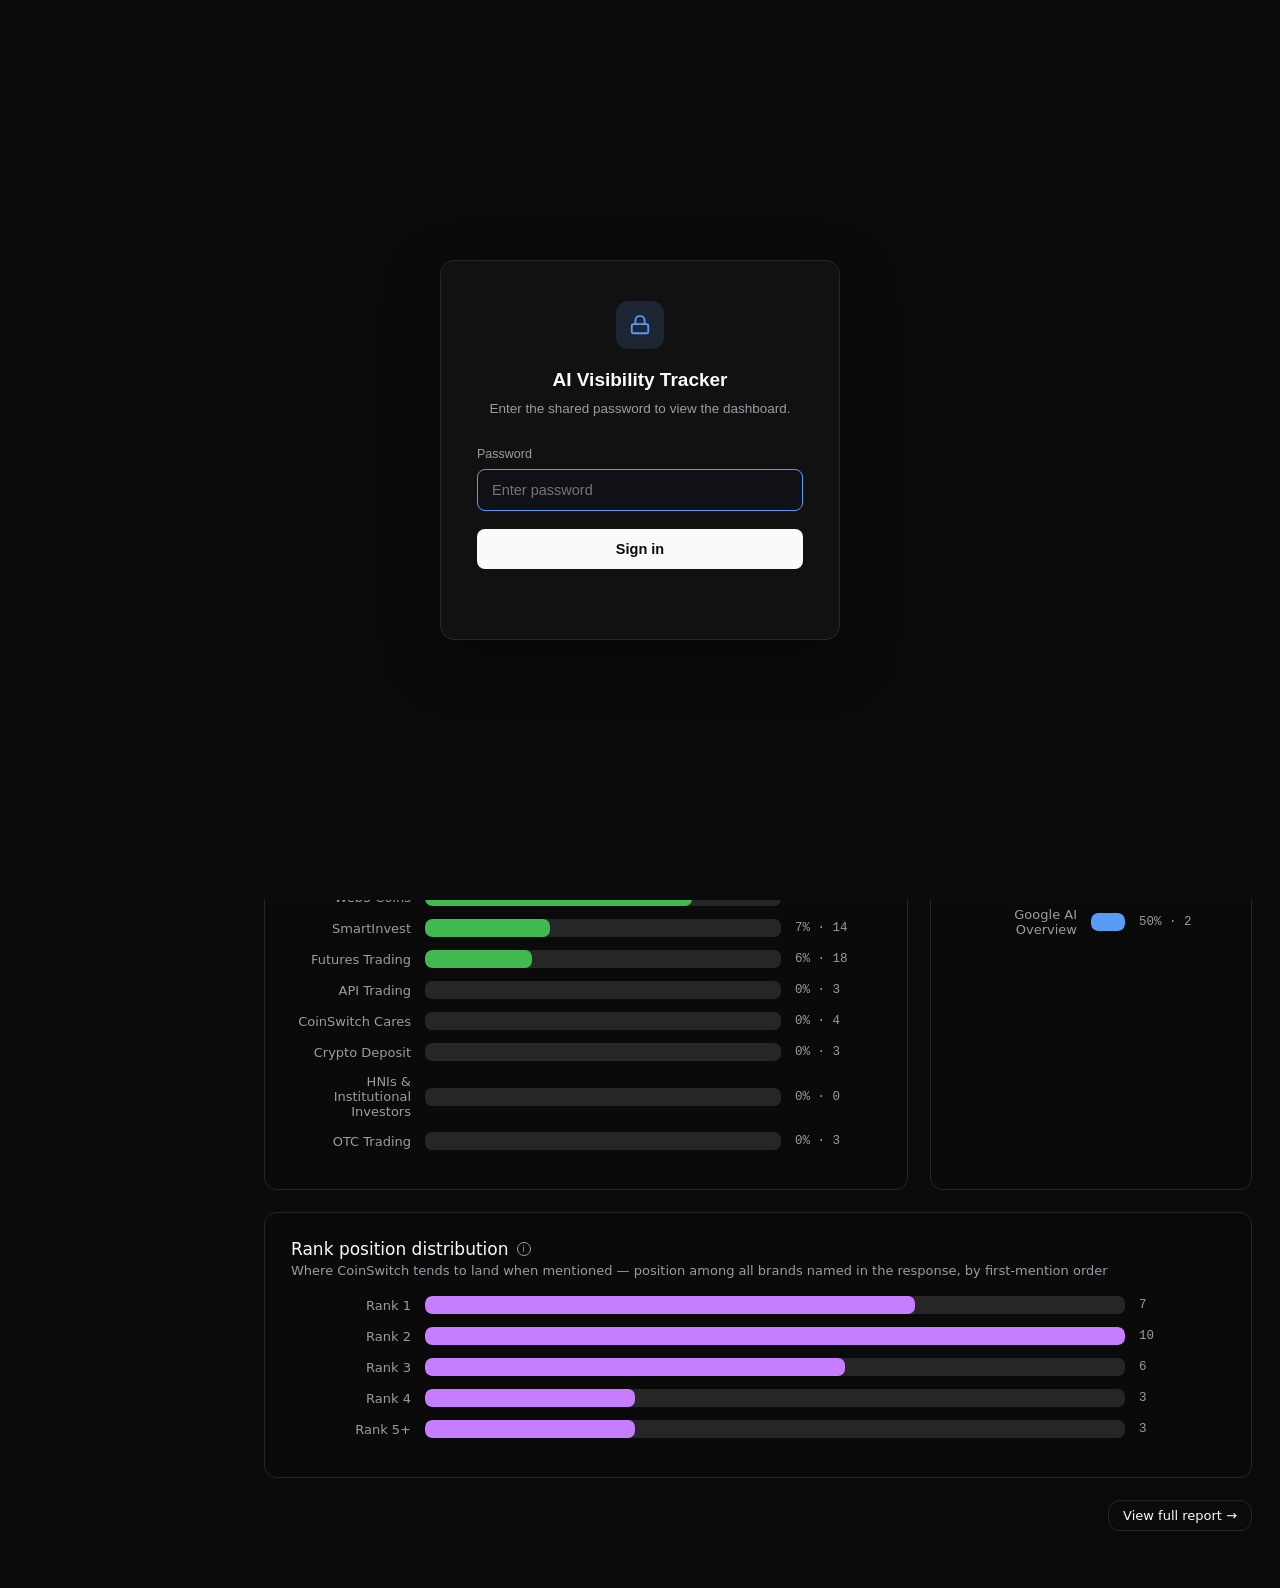
<file: index.html>
<!DOCTYPE html>
<html lang="en">
<head>
<script src="assets/auth.js"></script>
<meta charset="UTF-8">
<meta name="viewport" content="width=device-width, initial-scale=1.0">
<title>AI Visibility Tracker — Overview</title>
<link rel="stylesheet" href="assets/style.css?v=2">
</head>
<body>
<div class="app-shell">
  <div class="main-area">
    <div class="content-wrap">
      <div id="title-bar"></div>

      <div class="filter-bar" id="filter-bar">
        <span class="filter-spacer"></span>
      </div>

      <div class="metric-strip" id="metric-strip"></div>

      <div class="content-grid">
        <div class="card">
          <div class="card-head">
            <div>
              <h2 class="card-title">Visibility trend <span class="info" id="trend-info-tip" data-tip="">i</span></h2>
              <p class="card-sub" id="trend-card-sub"></p>
            </div>
            <div class="card-tools">
              <label class="filter-pill" style="padding:6px 10px;">
                <select id="group-by"><option value="daily">Daily</option></select>
              </label>
              <span id="compare-switch-mount"></span>
            </div>
          </div>
          <div class="legend" id="trend-legend"></div>
          <div id="trend-chart"></div>
        </div>

        <div class="card">
          <div class="card-head">
            <div>
              <h2 class="card-title">Brand leaderboard <span class="info" data-tip="Every tracked brand ranked by the share of brand-relevant responses that mention it">i</span></h2>
              <p class="card-sub">Share of all tracked AI responses</p>
            </div>
          </div>
          <div id="leaderboard"></div>
        </div>
      </div>

      <div class="content-grid">
        <div class="card">
          <div class="card-head">
            <div>
              <h2 class="card-title">Visibility by topic <span class="info" id="topic-info-tip" data-tip="">i</span></h2>
              <p class="card-sub" id="topic-card-sub"></p>
            </div>
          </div>
          <div id="topic-bars"></div>
        </div>
        <div class="card">
          <div class="card-head">
            <div>
              <h2 class="card-title">Visibility by platform <span class="info" id="platform-info-tip" data-tip="">i</span></h2>
              <p class="card-sub" id="platform-card-sub"></p>
            </div>
          </div>
          <div id="platform-bars"></div>
        </div>
      </div>

      <div class="card">
        <div class="card-head">
          <div>
            <h2 class="card-title">Rank position distribution <span class="info" id="rank-info-tip" data-tip="">i</span></h2>
            <p class="card-sub" id="rank-card-sub"></p>
          </div>
        </div>
        <div id="rank-bars"></div>
      </div>

      <div style="text-align:right; margin-top:4px;">
        <a class="btn btn-ghost" href="prompts.html">View full report →</a>
      </div>
    </div>
  </div>
</div>

<script src="assets/data.js"></script>
<script>
async function init() {
  renderNav('index.html');
  renderTitleBar(document.getElementById('title-bar'), 'Analytics', 'Overview', `How often AI answer engines mention ${OWN_BRAND} versus competitors`);
  document.getElementById('trend-info-tip').setAttribute('data-tip', `Daily share of brand-relevant responses that mention ${OWN_BRAND}, tracked over time`);
  document.getElementById('trend-card-sub').textContent = `${OWN_BRAND} mention rate across tracker runs, daily`;
  document.getElementById('topic-info-tip').setAttribute('data-tip', `${OWN_BRAND} mention rate broken down by prompt category/topic`);
  document.getElementById('topic-card-sub').textContent = `${OWN_BRAND} mention rate per prompt category`;
  document.getElementById('platform-info-tip').setAttribute('data-tip', `${OWN_BRAND} mention rate broken down by AI platform (ChatGPT, Claude, Gemini, etc.)`);
  document.getElementById('platform-card-sub').textContent = `${OWN_BRAND} mention rate per platform`;
  document.getElementById('rank-info-tip').setAttribute('data-tip', `How many of ${OWN_BRAND}'s mentions landed at each rank, by the order brands were first named in the response`);
  document.getElementById('rank-card-sub').textContent = `Where ${OWN_BRAND} tends to land when mentioned — position among all brands named in the response, by first-mention order`;

  const data = await loadData();
  const { competitors, platforms, runs } = data;
  const OWN = competitors.includes(OWN_BRAND) ? OWN_BRAND : competitors[0];

  // filters (date range / platform / topic / country)
  const bar = document.getElementById('filter-bar');
  const spacer = bar.querySelector('.filter-spacer');
  const categories = [...new Set(runs.map(r => r.category).filter(Boolean))].sort();
  const fPlatform = buildFilterPill(bar, 'platform', 'All platforms', platforms);
  const fTopic = buildFilterPill(bar, 'topic', 'All topics', categories);
  const fCountry = buildFilterPill(bar, 'country', 'Country', ['India']);
  bar.insertBefore(fPlatform.closest('.filter-pill'), spacer);
  bar.insertBefore(fTopic.closest('.filter-pill'), spacer);
  bar.insertBefore(fCountry.closest('.filter-pill'), spacer);

  const compareMount = document.getElementById('compare-switch-mount');
  let compareOn = false;
  buildSwitch(compareMount, 'Compare', false, (val) => { compareOn = val; renderAll(); });

  function filteredRuns() {
    return runs.filter(r =>
      (!fPlatform.value || r.platform === fPlatform.value) &&
      (!fTopic.value || r.category === fTopic.value)
    );
  }

  async function renderAll() {
    const fr = filteredRuns();
    const anyMentionRuns = withAnyMention(fr);
    const totalRuns = anyMentionRuns.length;
    const uniquePrompts = new Set(fr.map(r => r.prompt)).size;
    const ownRuns = anyMentionRuns.filter(r => r.mentions.includes(OWN));
    const mentionRate = totalRuns ? Math.round((ownRuns.length / totalRuns) * 100) : 0;

    // own-domain citation metrics, from citations extracted by track.py
    const ownCitations = fr.flatMap(r => (r.citations || []).filter(c => isOwnDomain(c.domain)));
    const ownCitedRuns = fr.filter(r => (r.citations || []).some(c => isOwnDomain(c.domain))).length;
    const distinctOwnPages = new Set(ownCitations.map(c => c.url)).size;

    document.getElementById('metric-strip').innerHTML = [
      { label: 'Visibility', info: `Share of brand-relevant responses (those naming any brand) mentioning ${OWN_BRAND}`, value: mentionRate + '%' },
      { label: 'Answers mentioning brand', info: `Responses naming ${OWN_BRAND}`, value: `${ownRuns.length} / ${totalRuns}` },
      { label: 'Answers citing an own page', info: `Responses that cited at least one ${OWN_DOMAIN} URL`, value: String(ownCitedRuns) },
      { label: 'Distinct own pages cited', info: `Unique ${OWN_DOMAIN} URLs cited across filtered responses`, value: String(distinctOwnPages) },
    ].map(m => `
      <div class="metric-cell">
        <div class="metric-label">${esc(m.label)} <span class="info" data-tip="${esc(m.info)}">i</span></div>
        <div class="metric-value mono">${esc(m.value)}</div>
      </div>
    `).join('');

    // trend chart
    const history = await loadHistory();
    document.getElementById('trend-legend').innerHTML = (compareOn ? competitors : [OWN]).map(c => `
      <div class="legend-item"><span class="legend-dot" style="background:${c === OWN ? 'var(--white-line)' : colorForBrand(c, competitors)}"></span>${esc(c)}</div>
    `).join('');
    renderTrendChart(document.getElementById('trend-chart'), history, competitors, { compareOn, ownBrand: OWN });

    // leaderboard
    const counts = brandCounts(competitors, anyMentionRuns);
    const sorted = competitors.map(c => ({ name: c, count: counts[c] || 0, pct: totalRuns ? Math.round(((counts[c] || 0) / totalRuns) * 100) : 0 }))
      .sort((a, b) => b.count - a.count);
    document.getElementById('leaderboard').innerHTML = totalRuns ? sorted.map((d, i) => `
      <div class="leader-row">
        <div class="leader-rank">${i + 1}</div>
        <div class="leader-name">${brandInitialsHTML(d.name, competitors)} ${esc(d.name)} ${d.name === OWN ? chip('Own', 'own') : ''}</div>
        <div class="leader-value">${d.pct}%</div>
      </div>
    `).join('') : '<div class="empty-state">No data yet.</div>';

    // topic-wise visibility (own brand mention rate per category)
    const topicRows = categories.map(cat => {
      const catRuns = withAnyMention(fr.filter(r => r.category === cat));
      const pct = catRuns.length ? Math.round((catRuns.filter(r => r.mentions.includes(OWN)).length / catRuns.length) * 100) : 0;
      return { name: cat, pct, count: catRuns.length };
    }).sort((a, b) => b.pct - a.pct);
    const maxTopic = Math.max(1, ...topicRows.map(d => d.pct));
    document.getElementById('topic-bars').innerHTML = topicRows.length ? topicRows.map(d => `
      <div class="bar-row">
        <div class="name">${esc(d.name)}</div>
        <div class="bar-track"><div class="bar-fill" style="width:${(d.pct/maxTopic)*100}%; background:var(--green);"></div></div>
        <div class="count">${d.pct}% · ${d.count}</div>
      </div>
    `).join('') : '<div class="empty-state">No topics to show.</div>';

    // platform-wise visibility (own brand)
    const platRows = platforms.map(p => {
      const pRuns = withAnyMention(fr.filter(r => r.platform === p));
      const pct = pRuns.length ? Math.round((pRuns.filter(r => r.mentions.includes(OWN)).length / pRuns.length) * 100) : 0;
      return { name: p, pct, count: pRuns.length };
    });
    const maxPlat = Math.max(1, ...platRows.map(d => d.pct));
    document.getElementById('platform-bars').innerHTML = platRows.length ? platRows.map(d => `
      <div class="bar-row">
        <div class="name">${esc(d.name)}</div>
        <div class="bar-track"><div class="bar-fill" style="width:${(d.pct/maxPlat)*100}%; background:var(--blue);"></div></div>
        <div class="count">${d.pct}% · ${d.count}</div>
      </div>
    `).join('') : '<div class="empty-state">No platforms to show.</div>';

    // rank distribution (simulated — see card subtitle)
    const rankCounts = { '1': 0, '2': 0, '3': 0, '4': 0, '5+': 0 };
    ownRuns.forEach(r => { const rk = String(realRank(r, OWN)); if (rankCounts[rk] !== undefined) rankCounts[rk]++; });
    const maxRank = Math.max(1, ...Object.values(rankCounts));
    document.getElementById('rank-bars').innerHTML = ownRuns.length ? Object.entries(rankCounts).map(([rk, c]) => `
      <div class="bar-row">
        <div class="name">Rank ${esc(rk)}</div>
        <div class="bar-track"><div class="bar-fill" style="width:${(c/maxRank)*100}%; background:var(--series-5);"></div></div>
        <div class="count">${c}</div>
      </div>
    `).join('') : '<div class="empty-state">No mentions to rank yet.</div>';
  }

  setMetaLine(data);
  [fPlatform, fTopic, fCountry].forEach(el => el.addEventListener('change', renderAll));
  renderAll();
}
init();
</script>
</body>
</html>
</file>
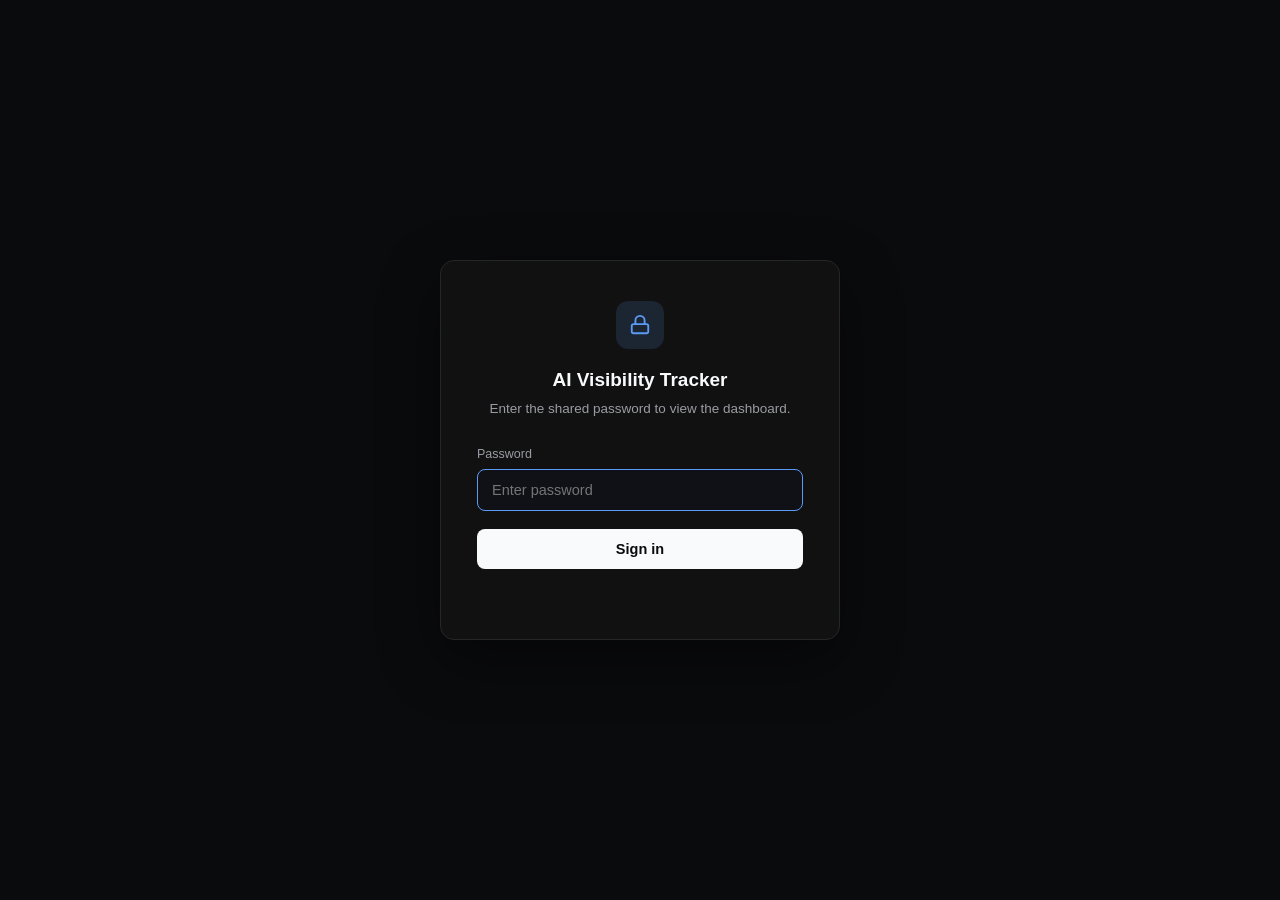
<file: ad-monitoring.html>
<!DOCTYPE html>
<html lang="en">
<head>
<script src="assets/auth.js"></script>
<meta charset="UTF-8">
<meta name="viewport" content="width=device-width, initial-scale=1.0">
<title>AI Visibility Tracker — Ad Monitoring</title>
<link rel="stylesheet" href="assets/style.css?v=2">
</head>
<body>
<div class="app-shell">
  <div class="main-area">
    <div class="content-wrap">
      <div id="title-bar"></div>

      <div class="filter-bar" id="filter-bar">
        <span class="filter-spacer"></span>
        <div class="search-input">
          <svg viewBox="0 0 24 24" fill="none" stroke="currentColor" stroke-width="2" stroke-linecap="round"><circle cx="11" cy="11" r="7"/><path d="M21 21l-4.3-4.3"/></svg>
          <input id="search" type="text" placeholder="Search advertisers...">
        </div>
      </div>

      <div class="metric-strip" id="metric-strip"></div>

      <div class="card">
        <div class="card-head"><div><h2 class="card-title">Prompts showing ads</h2><p class="card-sub">Sponsored results appearing inside tracked AI answers</p></div></div>
        <div id="ads-table"></div>
      </div>
    </div>
  </div>
</div>

<script src="assets/data.js"></script>
<script>
async function init() {
  renderNav('ad-monitoring.html');
  renderTitleBar(document.getElementById('title-bar'), 'Analytics', 'Ad monitoring', 'Sponsored results surfacing inside AI answer engines');

  document.getElementById('metric-strip').innerHTML = [
    { label: 'Prompts with ads', value: '0' },
    { label: 'Total advertisers', value: '0' },
    { label: 'Avg advertisers / prompt', value: '0' },
  ].map(m => `
    <div class="metric-cell">
      <div class="metric-label">${esc(m.label)}</div>
      <div class="metric-value mono">${esc(m.value)}</div>
    </div>
  `).join('');

  renderPaginatedTable(document.getElementById('ads-table'), {
    rows: [],
    emptyMessage: 'Not tracked yet — track.py captures the AI answer text but not sponsored/ad placements, since ChatGPT, Gemini, and Google AI Overview don\'t expose that in their response payloads. Wire this up once a platform surfaces ad data.',
    columns: [
      { label: 'Prompt', render: r => r.prompt },
      { label: 'Topic', render: r => r.category },
      { label: 'Platform', render: r => r.platform },
      { label: 'Advertisers', render: r => r.advertisers },
    ],
  });
}
init();
</script>
</body>
</html>
</file>
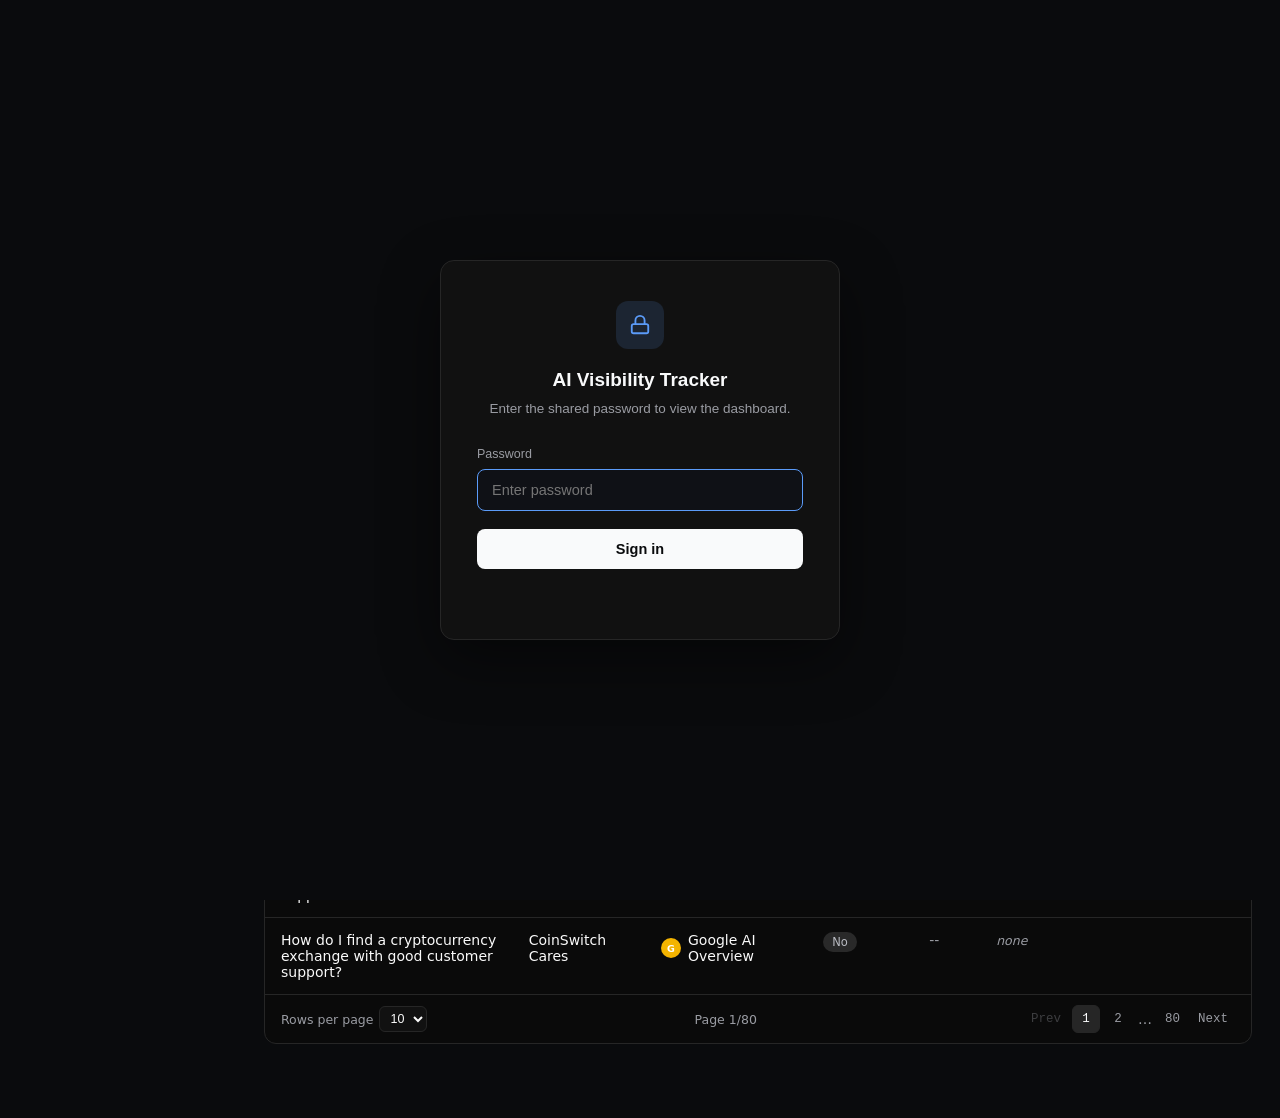
<file: answers.html>
<!DOCTYPE html>
<html lang="en">
<head>
<script src="assets/auth.js"></script>
<meta charset="UTF-8">
<meta name="viewport" content="width=device-width, initial-scale=1.0">
<title>AI Visibility Tracker — Answers</title>
<link rel="stylesheet" href="assets/style.css?v=2">
</head>
<body>
<div class="app-shell">
  <div class="main-area">
    <div class="content-wrap">
      <div id="title-bar"></div>

      <div class="filter-bar" id="filter-bar">
        <span class="filter-spacer"></span>
        <div class="search-input">
          <svg viewBox="0 0 24 24" fill="none" stroke="currentColor" stroke-width="2" stroke-linecap="round"><circle cx="11" cy="11" r="7"/><path d="M21 21l-4.3-4.3"/></svg>
          <input id="search" type="text" placeholder="Search prompts or responses...">
        </div>
        <button class="btn btn-ghost" id="export-btn">Export CSV</button>
      </div>

      <div class="table-card">
        <div id="table-mount"></div>
      </div>
    </div>
  </div>
</div>

<script src="assets/data.js"></script>
<script>
async function init() {
  renderNav('answers.html');
  renderTitleBar(document.getElementById('title-bar'), 'Analytics', 'Answers', 'Every prompt × platform run, with mention status, rank (simulated) and competitors named');

  const data = await loadData();
  const { competitors, platforms, runs } = data;
  const OWN = competitors.includes(OWN_BRAND) ? OWN_BRAND : competitors[0];
  const categories = [...new Set(runs.map(r => r.category).filter(Boolean))].sort();
  const params = new URLSearchParams(window.location.search);
  const promptFilter = params.get('prompt') || '';

  const bar = document.getElementById('filter-bar');
  const spacer = bar.querySelector('.filter-spacer');
  const fPlatform = buildFilterPill(bar, 'platform', 'All platforms', platforms);
  const fTopic = buildFilterPill(bar, 'topic', 'All topics', categories);
  const fMention = buildFilterPill(bar, 'type', 'Brand mention', ['Mentioned', 'Not mentioned']);
  bar.insertBefore(fPlatform.closest('.filter-pill'), spacer);
  bar.insertBefore(fTopic.closest('.filter-pill'), spacer);
  bar.insertBefore(fMention.closest('.filter-pill'), spacer);

  if (promptFilter) {
    const note = document.createElement('div');
    note.className = 'chip chip-neutral';
    note.style.cursor = 'pointer';
    note.innerHTML = 'Filtered to one prompt ✕';
    note.addEventListener('click', () => { window.location.href = 'answers.html'; });
    bar.insertBefore(note, spacer);
  }

  const tableMount = document.getElementById('table-mount');

  function getFiltered() {
    const q = document.getElementById('search').value.trim().toLowerCase();
    return runs.filter(r =>
      (!promptFilter || r.prompt === promptFilter) &&
      (!fPlatform.value || r.platform === fPlatform.value) &&
      (!fTopic.value || r.category === fTopic.value) &&
      (!fMention.value || (fMention.value === 'Mentioned' ? r.mentions.includes(OWN) : !r.mentions.includes(OWN))) &&
      (!q || r.prompt.toLowerCase().includes(q) || (r.response || '').toLowerCase().includes(q))
    );
  }

  function openAnswerDrawer(r) {
    const mentioned = r.mentions.includes(OWN);
    const body = `
      <div class="drawer-section">
        <div class="drawer-label">Platform</div>
        <div class="brand-pill">${platformIconHTML(r.platform)} ${esc(r.platform)}</div>
      </div>
      <div class="drawer-section">
        <div class="drawer-label">Prompt</div>
        <div class="prompt-bubble">${esc(r.prompt)}</div>
      </div>
      <div class="drawer-section">
        <div class="drawer-label">Status</div>
        <div class="stack-gap" style="flex-direction:row; flex-wrap:wrap;">
          ${mentioned ? chip('Mentioned', 'own') : chip('Not mentioned', 'neutral')}
          ${mentioned ? chip('Rank ' + realRank(r, OWN), 'neutral') : ''}
        </div>
      </div>
      <div class="drawer-section">
        <div class="drawer-label">Full answer</div>
        <div class="answer-text">${r.error ? '<span class="text-muted">Error fetching response: ' + esc(r.error) + '</span>' : esc(r.response || '(empty response)')}</div>
      </div>
      <div class="drawer-section">
        <div class="drawer-label">Competitors mentioned</div>
        <div class="source-chip-list">
          ${r.mentions.filter(m => m !== OWN).map(m => `<span class="chip chip-competitor">${brandInitialsHTML(m, competitors)} ${esc(m)}</span>`).join('') || '<span class="text-muted" style="font-size:12.5px;">None</span>'}
        </div>
      </div>
      <div class="drawer-section">
        <a class="btn btn-ghost" href="#" onclick="return false;" aria-disabled="true" title="Mock link — not wired to a live platform session">Open in platform</a>
      </div>
    `;
    openDrawer(r.platform + ' · ' + r.category, body);
  }

  function render() {
    const rows = getFiltered();
    renderPaginatedTable(tableMount, {
      rows,
      emptyMessage: runs.length ? 'No answers match these filters.' : 'No data yet — run track.py to generate results.json.',
      onRowClick: openAnswerDrawer,
      columns: [
        { label: 'Prompt', render: r => `<span style="display:block; max-width:300px;">${esc(r.prompt)}</span>` },
        { label: 'Topic', render: r => esc(r.category || '--') },
        { label: 'Platform', render: r => `<span class="brand-pill">${platformIconHTML(r.platform)} ${esc(r.platform)}</span>` },
        { label: 'Mentioned', render: r => yesNoChip(r.mentions.includes(OWN)) },
        { label: 'Rank', render: r => r.mentions.includes(OWN) ? chip('Rank ' + realRank(r, OWN), 'neutral') : '<span class="text-muted">--</span>' },
        { label: 'Competitors', render: r => r.mentions.filter(m => m !== OWN).map(m => `<span class="mention-chip" style="background:${colorForBrand(m, competitors)}">${brandInitialsHTML(m, competitors)} ${esc(m)}</span>`).join('') || '<span class="no-mentions">none</span>' },
      ],
    });
  }

  [fPlatform, fTopic, fMention].forEach(el => el.addEventListener('change', render));
  document.getElementById('search').addEventListener('input', render);
  document.getElementById('export-btn').addEventListener('click', () => {
    exportCSV('answers.csv', getFiltered(), [
      { label: 'Prompt', key: 'prompt' },
      { label: 'Topic', key: 'category' },
      { label: 'Platform', key: 'platform' },
      { label: 'Mentioned', key: r => r.mentions.includes(OWN) ? 'Yes' : 'No' },
      { label: 'Competitors', key: r => r.mentions.filter(m => m !== OWN).join('; ') },
    ]);
  });

  render();
}
init();
</script>
</body>
</html>
</file>
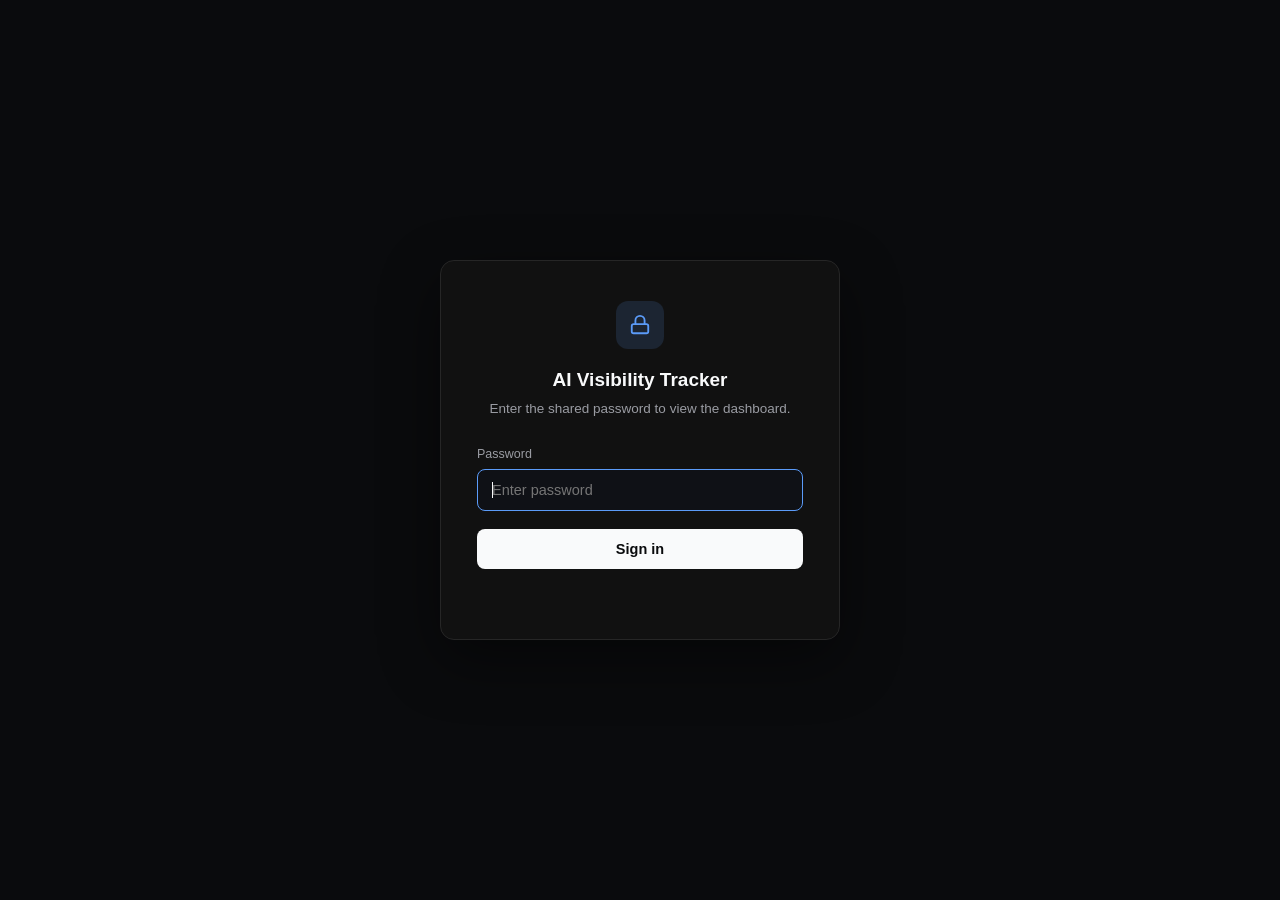
<file: categories.html>
<!DOCTYPE html>
<html lang="en">
<head>
<script src="assets/auth.js"></script>
<meta charset="UTF-8">
<meta http-equiv="refresh" content="0; url=index.html">
<title>AI Visibility Tracker</title>
</head>
<body>
<p>Category breakdown moved to the <a href="index.html">Overview</a> page.</p>
</body>
</html>
</file>
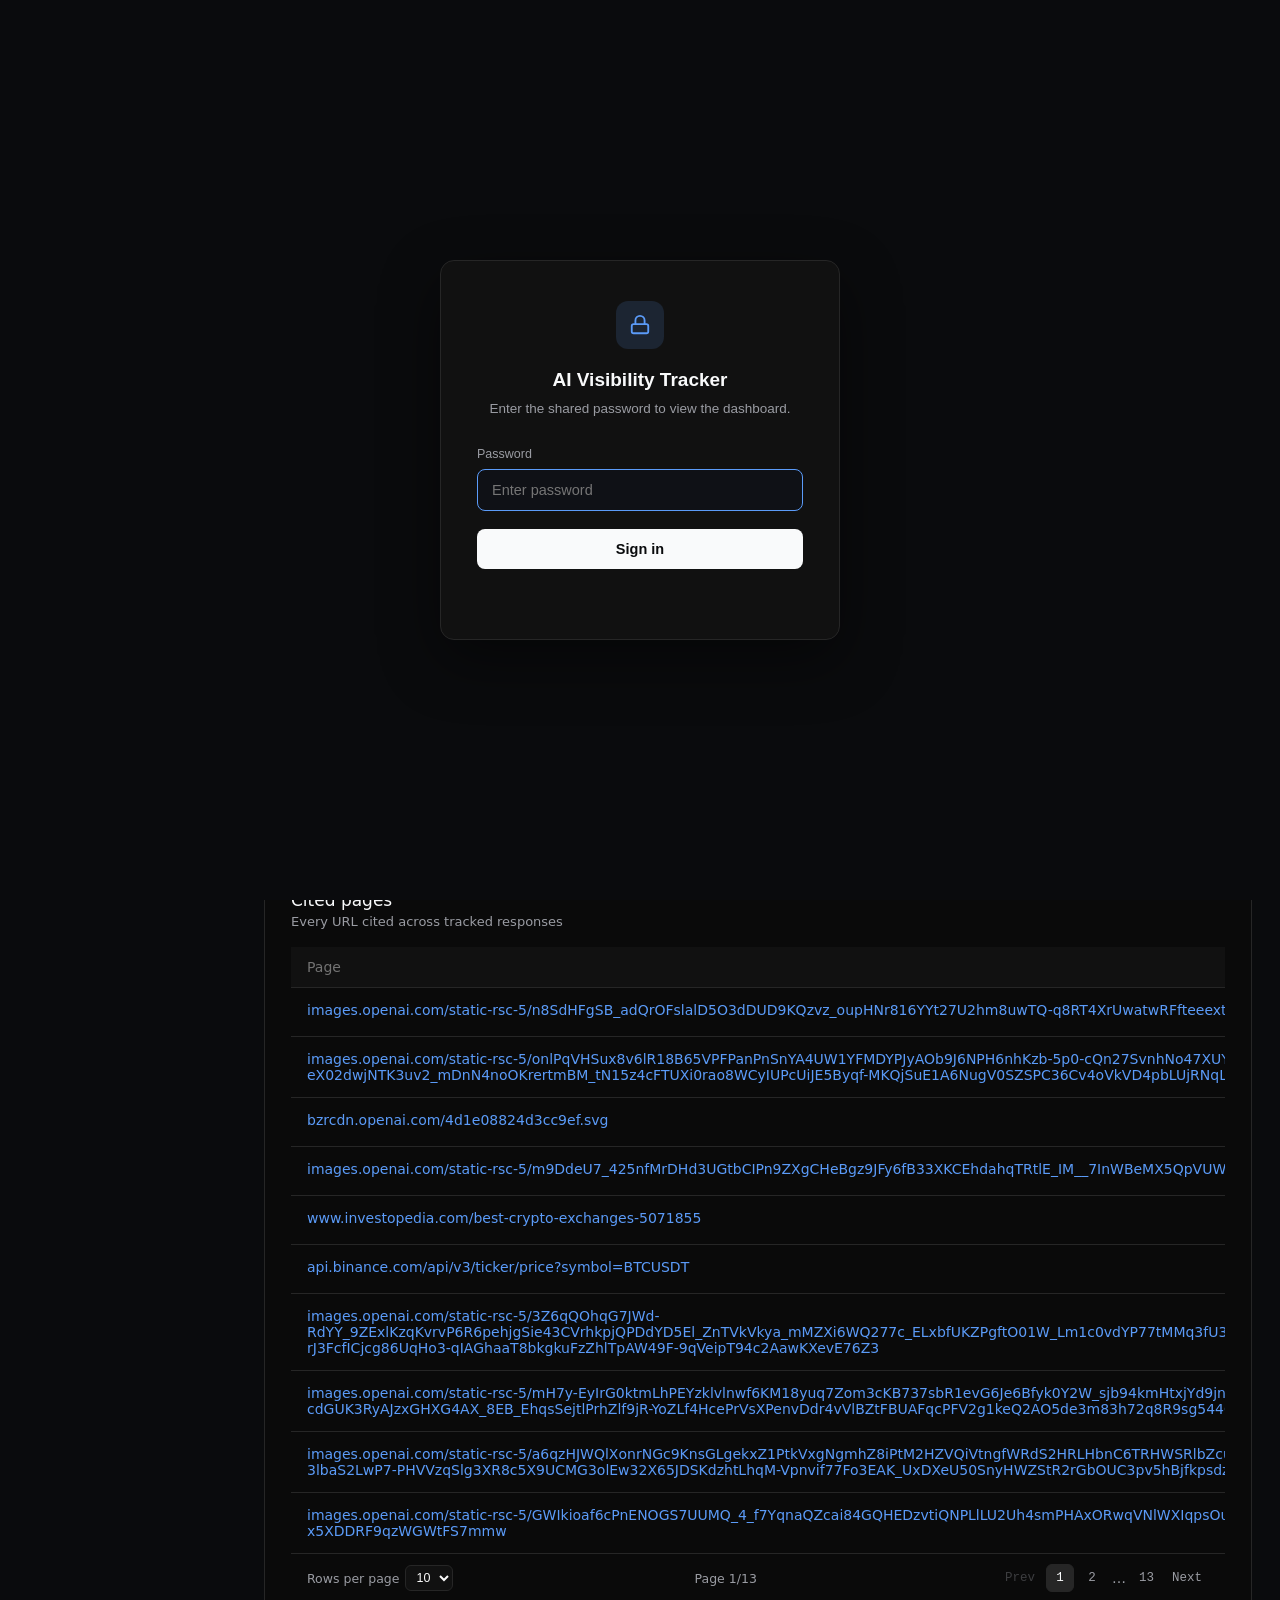
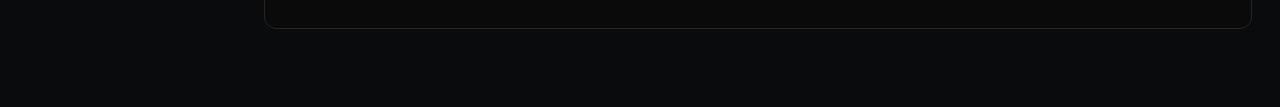
<file: citations.html>
<!DOCTYPE html>
<html lang="en">
<head>
<script src="assets/auth.js"></script>
<meta charset="UTF-8">
<meta name="viewport" content="width=device-width, initial-scale=1.0">
<title>AI Visibility Tracker — Citations</title>
<link rel="stylesheet" href="assets/style.css?v=2">
</head>
<body>
<div class="app-shell">
  <div class="main-area">
    <div class="content-wrap">
      <div id="title-bar"></div>

      <div class="filter-bar" id="filter-bar">
        <span class="filter-spacer"></span>
        <div class="search-input">
          <svg viewBox="0 0 24 24" fill="none" stroke="currentColor" stroke-width="2" stroke-linecap="round"><circle cx="11" cy="11" r="7"/><path d="M21 21l-4.3-4.3"/></svg>
          <input id="search" type="text" placeholder="Search domains or pages...">
        </div>
        <button class="btn btn-ghost" id="export-btn">Export CSV</button>
      </div>

      <div class="content-grid">
        <div class="card">
          <div class="card-head"><div><h2 class="card-title">Top cited domains</h2><p class="card-sub">Ranked by citation count, extracted from real AI answers</p></div></div>
          <div id="domain-table"></div>
        </div>
        <div class="card">
          <div class="card-head"><div><h2 class="card-title">Source type mix</h2></div></div>
          <div id="type-bars"></div>
        </div>
      </div>

      <div class="card">
        <div class="card-head"><div><h2 class="card-title">Cited pages</h2><p class="card-sub">Every URL cited across tracked responses</p></div></div>
        <div id="pages-table"></div>
      </div>
    </div>
  </div>
</div>

<script src="assets/data.js"></script>
<script>
async function init() {
  renderNav('citations.html');
  renderTitleBar(document.getElementById('title-bar'), 'Analytics', 'Citations', 'Sources AI answer engines cite or reference when discussing tracked prompts');

  const data = await loadData();
  const { competitors, runs } = data;
  const sources = aggregateCitations(runs).map(s => ({
    ...s,
    sourceType: sourceTypeForDomain(s.domain),
    intent: [...new Set(runs.filter(r => (r.citations || []).some(c => c.url === s.url)).map(r => r.intent))].join(', '),
  }));
  const sourceTypes = [...new Set(sources.map(s => s.sourceType))].sort();

  const bar = document.getElementById('filter-bar');
  const spacer = bar.querySelector('.filter-spacer');
  const fSource = buildFilterPill(bar, 'type', 'All source types', sourceTypes);
  bar.insertBefore(fSource.closest('.filter-pill'), spacer);

  const byDomain = {};
  sources.forEach(s => {
    if (!byDomain[s.domain]) byDomain[s.domain] = { domain: s.domain, sourceType: s.sourceType, count: 0 };
    byDomain[s.domain].count += s.count;
  });
  const domains = Object.values(byDomain).sort((a, b) => b.count - a.count);

  renderPaginatedTable(document.getElementById('domain-table'), {
    rows: domains,
    pageSize: 10,
    emptyMessage: 'No citations tracked yet — run track.py to extract them from AI answers.',
    columns: [
      { label: 'Domain', render: d => `<span class="brand-pill">${brandInitialsHTML(d.domain, null)} ${esc(d.domain)}</span>` },
      { label: 'Type', render: d => sourceTypeChip(d.sourceType) },
      { label: 'Citations', num: true, render: d => String(d.count) },
    ],
  });

  const typeCounts = {};
  sources.forEach(s => { typeCounts[s.sourceType] = (typeCounts[s.sourceType] || 0) + s.count; });
  const maxType = Math.max(1, ...Object.values(typeCounts));
  document.getElementById('type-bars').innerHTML = Object.keys(typeCounts).length ? Object.entries(typeCounts).sort((a,b) => b[1]-a[1]).map(([t, c]) => `
    <div class="bar-row">
      <div class="name">${esc(t)}</div>
      <div class="bar-track"><div class="bar-fill" style="width:${(c/maxType)*100}%; background:var(--series-5);"></div></div>
      <div class="count">${c}</div>
    </div>
  `).join('') : '<div class="empty-state">No citations tracked yet.</div>';

  function getFiltered() {
    const q = document.getElementById('search').value.trim().toLowerCase();
    return sources.filter(s =>
      (!fSource.value || s.sourceType === fSource.value) &&
      (!q || s.domain.toLowerCase().includes(q) || s.url.toLowerCase().includes(q))
    );
  }

  function render() {
    renderPaginatedTable(document.getElementById('pages-table'), {
      rows: getFiltered(),
      emptyMessage: 'No cited pages match these filters.',
      columns: [
        { label: 'Page', render: s => `<a class="cell-link" href="${esc(s.url)}" target="_blank" rel="noopener noreferrer">${esc(s.url.replace('https://', ''))}</a>` },
        { label: 'Intent', render: s => s.intent ? intentChip(s.intent) : '<span class="text-muted">--</span>' },
        { label: 'Source', render: s => sourceTypeChip(s.sourceType) },
        { label: 'Prompts', num: true, render: s => String(s.prompts.length) },
        { label: 'Platforms', num: true, render: s => String(s.platforms.length) },
        { label: 'Citations', num: true, render: s => String(s.count) },
      ],
    });
  }
  fSource.addEventListener('change', render);
  document.getElementById('search').addEventListener('input', render);
  document.getElementById('export-btn').addEventListener('click', () => {
    exportCSV('citations.csv', getFiltered(), [
      { label: 'URL', key: 'url' },
      { label: 'Domain', key: 'domain' },
      { label: 'Source type', key: 'sourceType' },
      { label: 'Citations', key: 'count' },
      { label: 'Prompts', key: r => r.prompts.length },
    ]);
  });
  render();
}
init();
</script>
</body>
</html>
</file>
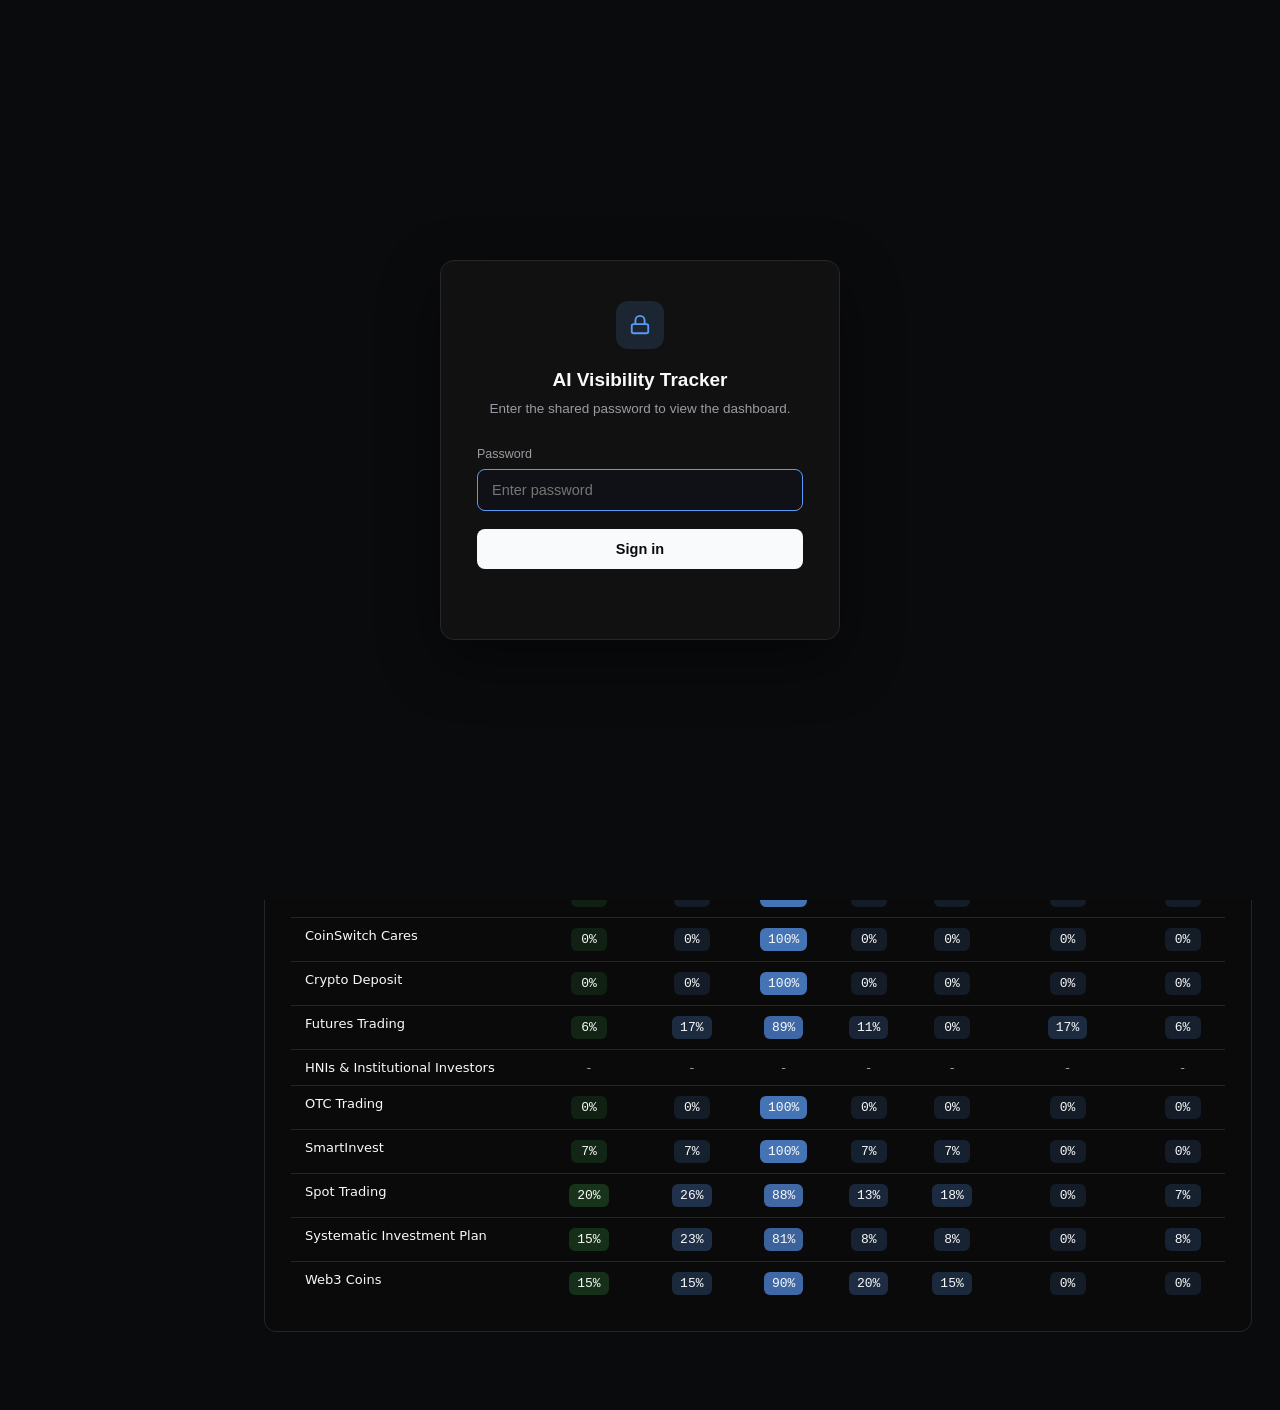
<file: competitors.html>
<!DOCTYPE html>
<html lang="en">
<head>
<script src="assets/auth.js"></script>
<meta charset="UTF-8">
<meta name="viewport" content="width=device-width, initial-scale=1.0">
<title>AI Visibility Tracker — Competitors</title>
<link rel="stylesheet" href="assets/style.css?v=2">
</head>
<body>
<div class="app-shell">
  <div class="main-area">
    <div class="content-wrap">
      <div id="title-bar"></div>

      <div class="filter-bar" id="filter-bar">
        <span class="filter-spacer"></span>
      </div>

      <div class="content-grid">
        <div class="card" id="top-competitor-card"></div>
        <div class="card">
          <div class="card-head"><div><h2 class="card-title">Competitor table</h2><p class="card-sub" id="competitor-table-sub"></p></div></div>
          <div id="competitor-table"></div>
        </div>
      </div>

      <div class="card">
        <div class="card-head">
          <div>
            <h2 class="card-title">Topic × brand heatmap</h2>
            <p class="card-sub" id="heatmap-sub"></p>
          </div>
        </div>
        <div id="heatmap"></div>
      </div>
    </div>
  </div>
</div>

<script src="assets/data.js"></script>
<script>
async function init() {
  renderNav('competitors.html');
  renderTitleBar(document.getElementById('title-bar'), 'Analytics', 'Competitors', `How rival brands compare to ${OWN_BRAND} across tracked AI answers`);
  document.getElementById('competitor-table-sub').textContent = `Visibility % and mention count, including ${OWN_BRAND}`;
  document.getElementById('heatmap-sub').textContent = `Mention rate per topic, ${OWN_BRAND} pinned first`;

  const data = await loadData();
  const { competitors, runs } = data;
  const OWN = competitors.includes(OWN_BRAND) ? OWN_BRAND : competitors[0];
  const rivals = competitors.filter(c => c !== OWN);
  const categories = [...new Set(runs.map(r => r.category).filter(Boolean))].sort();

  const bar = document.getElementById('filter-bar');
  const spacer = bar.querySelector('.filter-spacer');
  const fTopic = buildFilterPill(bar, 'topic', 'All topics', categories);
  const fCountry = buildFilterPill(bar, 'country', 'Country', ['India']);
  bar.insertBefore(fTopic.closest('.filter-pill'), spacer);
  bar.insertBefore(fCountry.closest('.filter-pill'), spacer);

  function render() {
    const fr = withAnyMention(runs.filter(r => !fTopic.value || r.category === fTopic.value));
    const total = fr.length;
    const counts = brandCounts(competitors, fr);
    const rivalSorted = rivals.map(c => ({ name: c, count: counts[c] || 0, pct: total ? Math.round(((counts[c] || 0) / total) * 100) : 0 }))
      .sort((a, b) => b.count - a.count);
    const allSorted = competitors.map(c => ({ name: c, count: counts[c] || 0, pct: total ? Math.round(((counts[c] || 0) / total) * 100) : 0 }))
      .sort((a, b) => b.count - a.count);

    const top = rivalSorted[0];
    document.getElementById('top-competitor-card').innerHTML = top ? `
      <div class="card-head"><div><h2 class="card-title">Top competitor</h2><p class="card-sub">Highest mention count after ${esc(OWN)}</p></div></div>
      <div style="display:flex; align-items:center; gap:14px; margin-top:10px;">
        ${brandInitialsHTML(top.name, competitors, 'lg')}
        <div>
          <div style="font-size:16px; font-weight:600; color:var(--title);">${esc(top.name)}</div>
          <div class="text-muted" style="font-size:12.5px;">${top.count} mentions · ${top.pct}% visibility</div>
        </div>
      </div>
    ` : '<div class="empty-state">No data yet.</div>';

    renderPaginatedTable(document.getElementById('competitor-table'), {
      rows: allSorted,
      pageSize: 10,
      emptyMessage: 'No competitor data yet.',
      columns: [
        { label: 'Brand', render: r => `<span class="brand-pill">${brandInitialsHTML(r.name, competitors)} ${esc(r.name)}${r.name === OWN ? ' <span class="text-muted" style="font-size:11px;">(you)</span>' : ''}</span>` },
        { label: 'Visibility', num: true, render: r => r.pct + '%' },
        { label: 'Mentions', num: true, render: r => String(r.count) },
      ],
    });

    const heatRows = categories.map(cat => {
      const catRuns = withAnyMention(runs.filter(r => r.category === cat));
      const cells = {};
      competitors.forEach(c => {
        cells[c] = catRuns.length ? Math.round((catRuns.filter(r => r.mentions.includes(c)).length / catRuns.length) * 100) : null;
      });
      return { label: cat, cells };
    });
    const orderedBrands = [OWN, ...rivals];
    renderHeatmap(document.getElementById('heatmap'), orderedBrands, heatRows);
  }

  [fTopic, fCountry].forEach(el => el.addEventListener('change', render));
  render();
}
init();
</script>
</body>
</html>
</file>
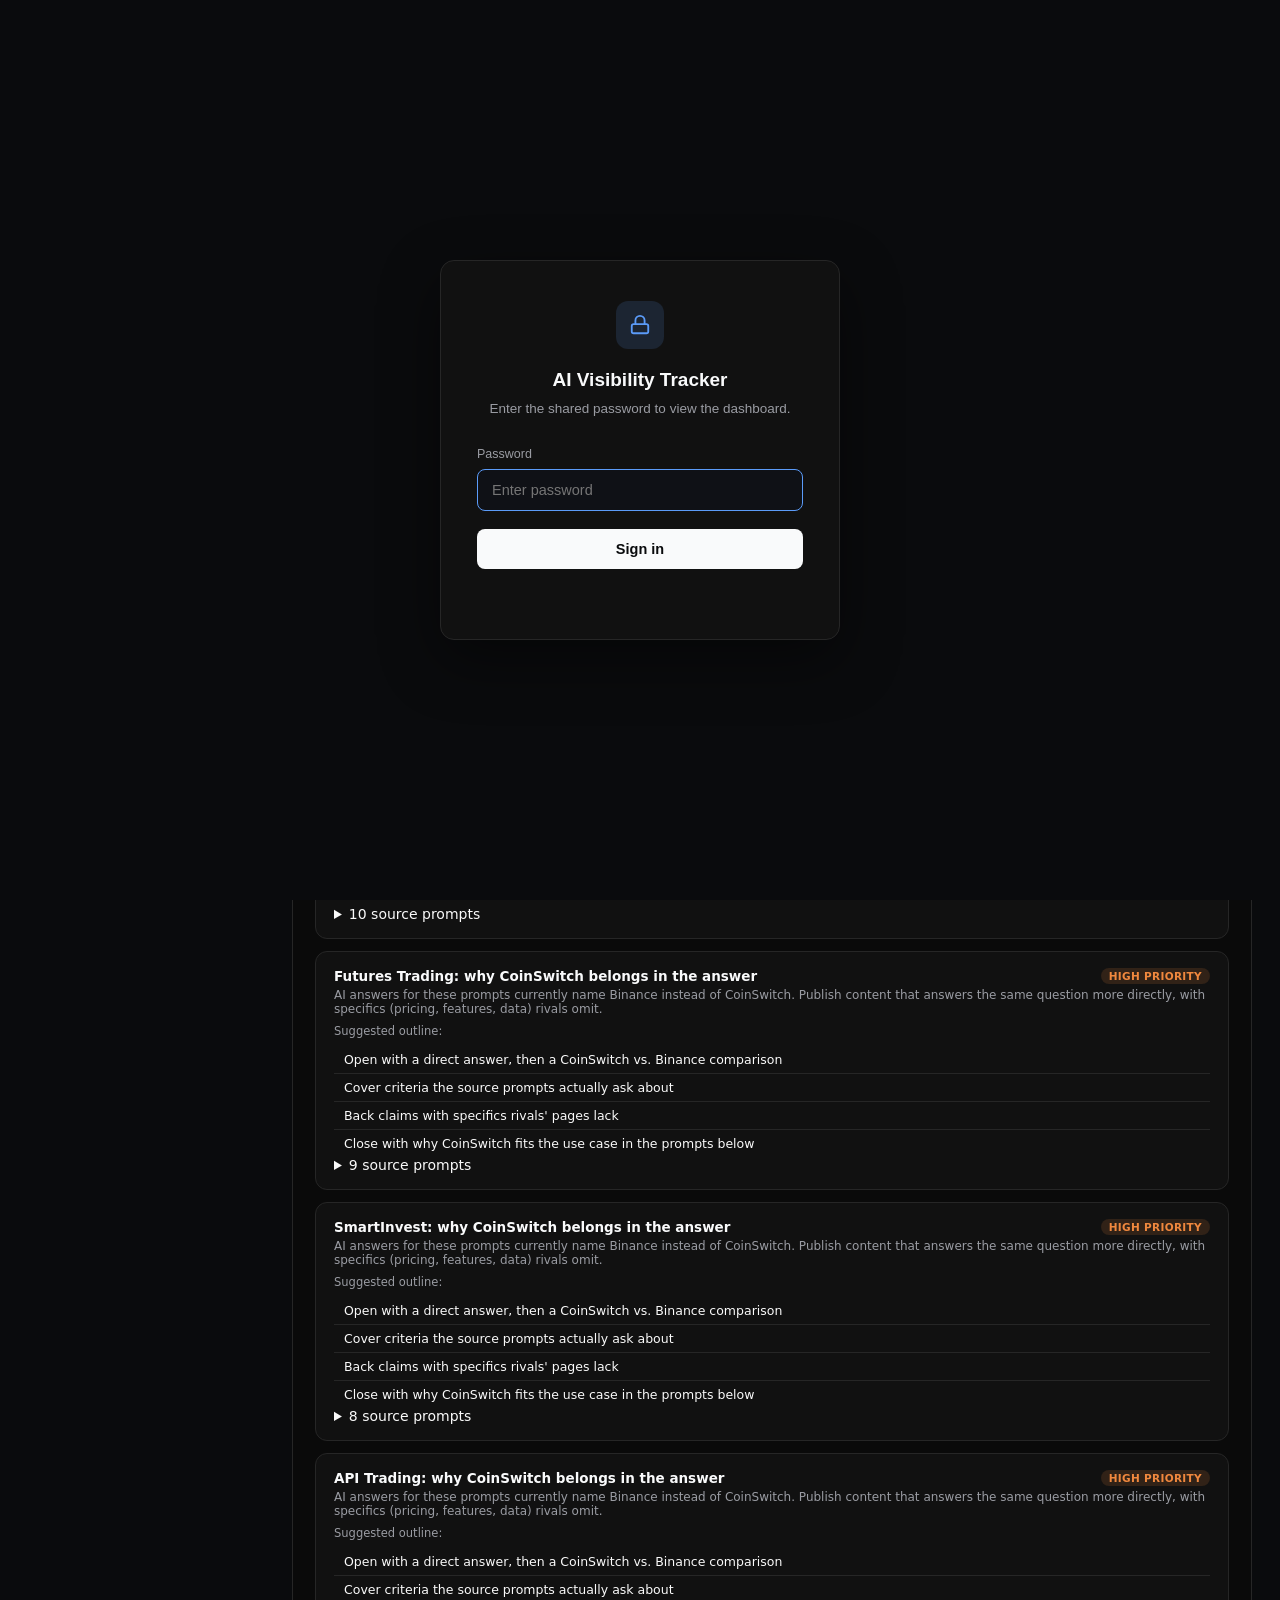
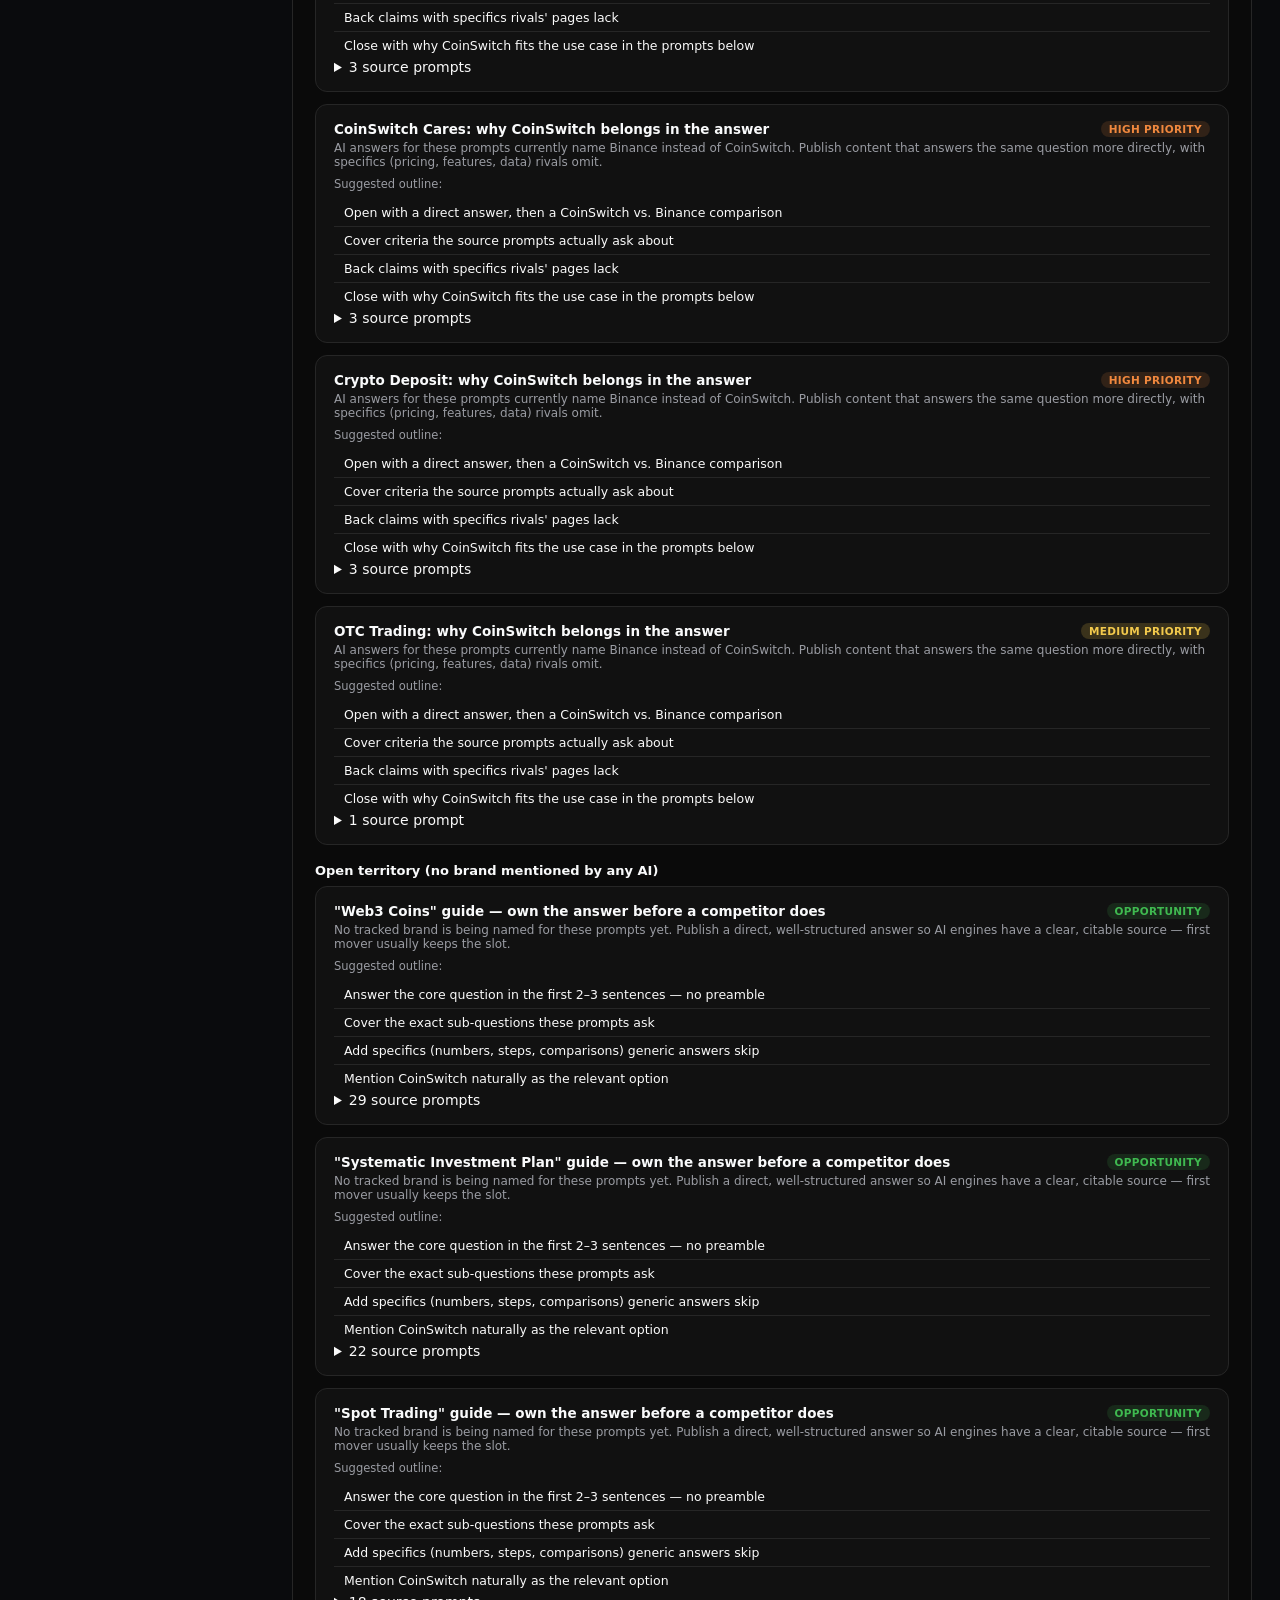
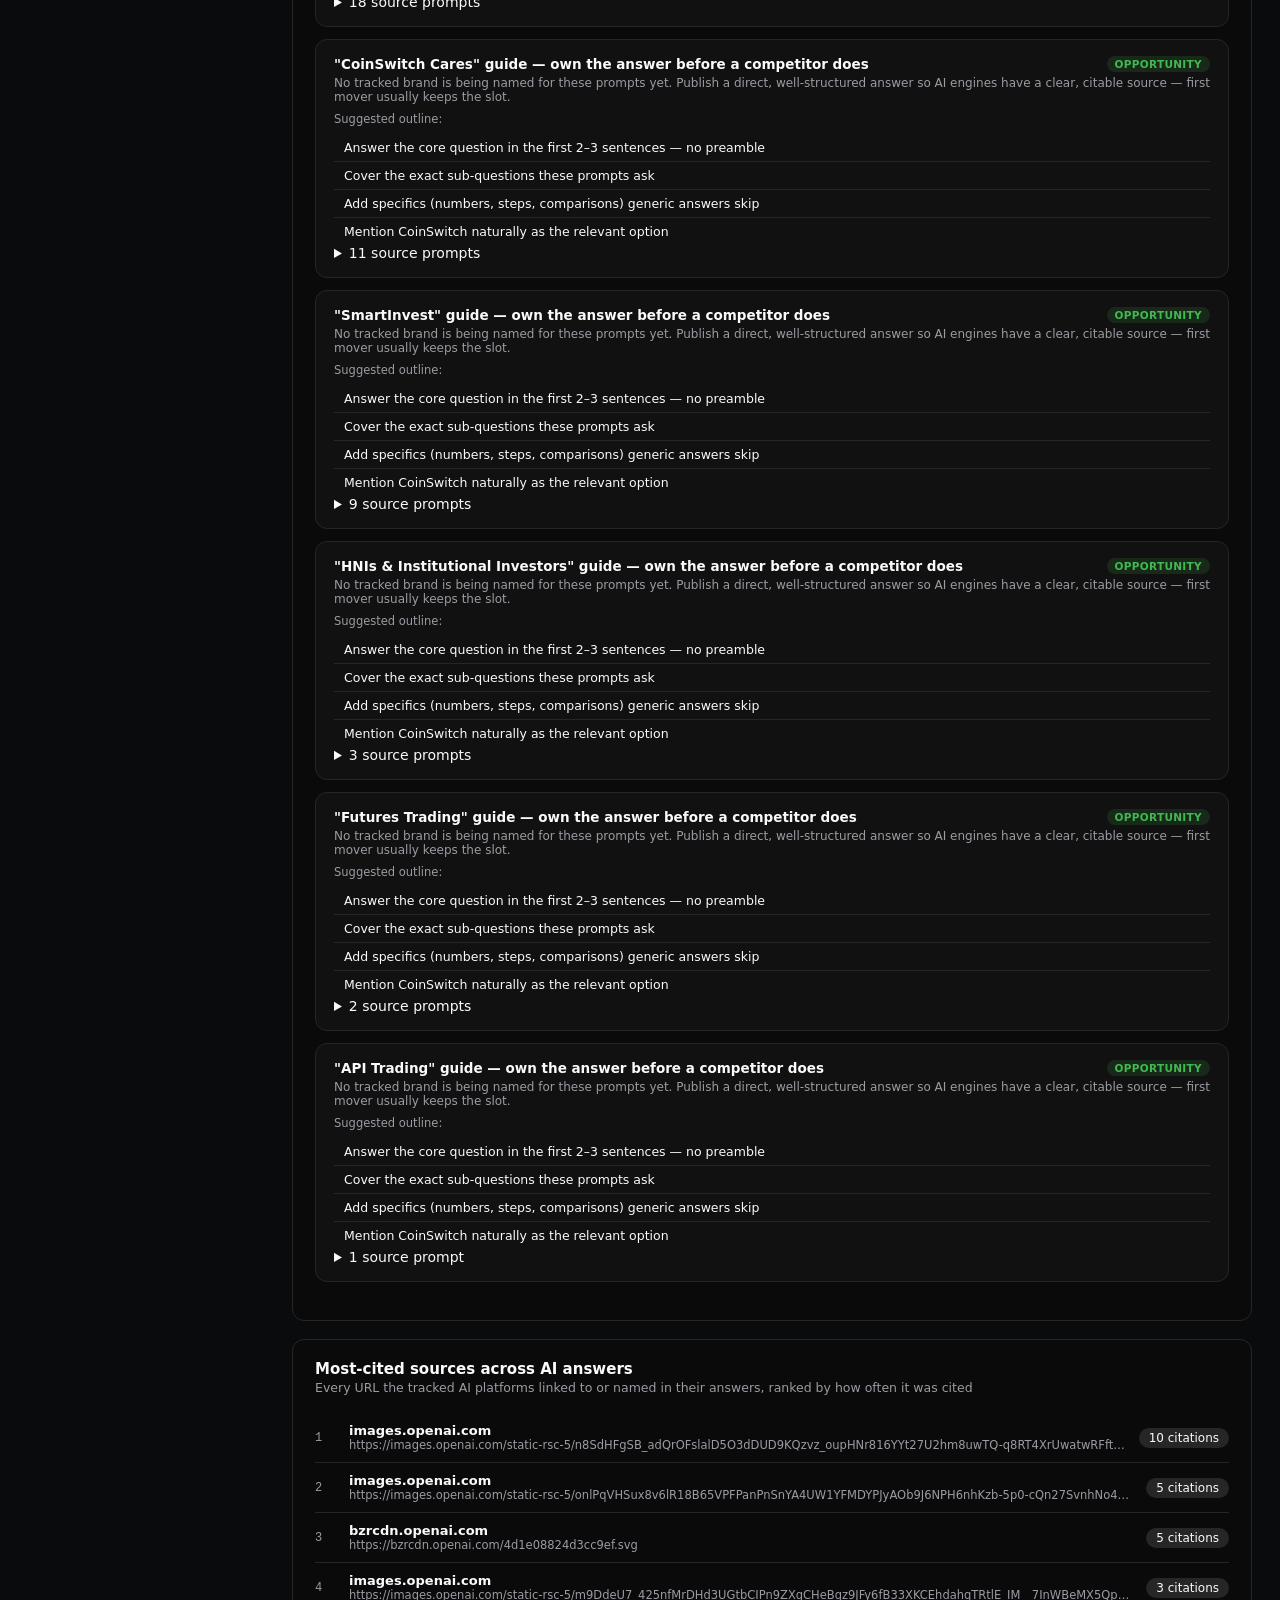
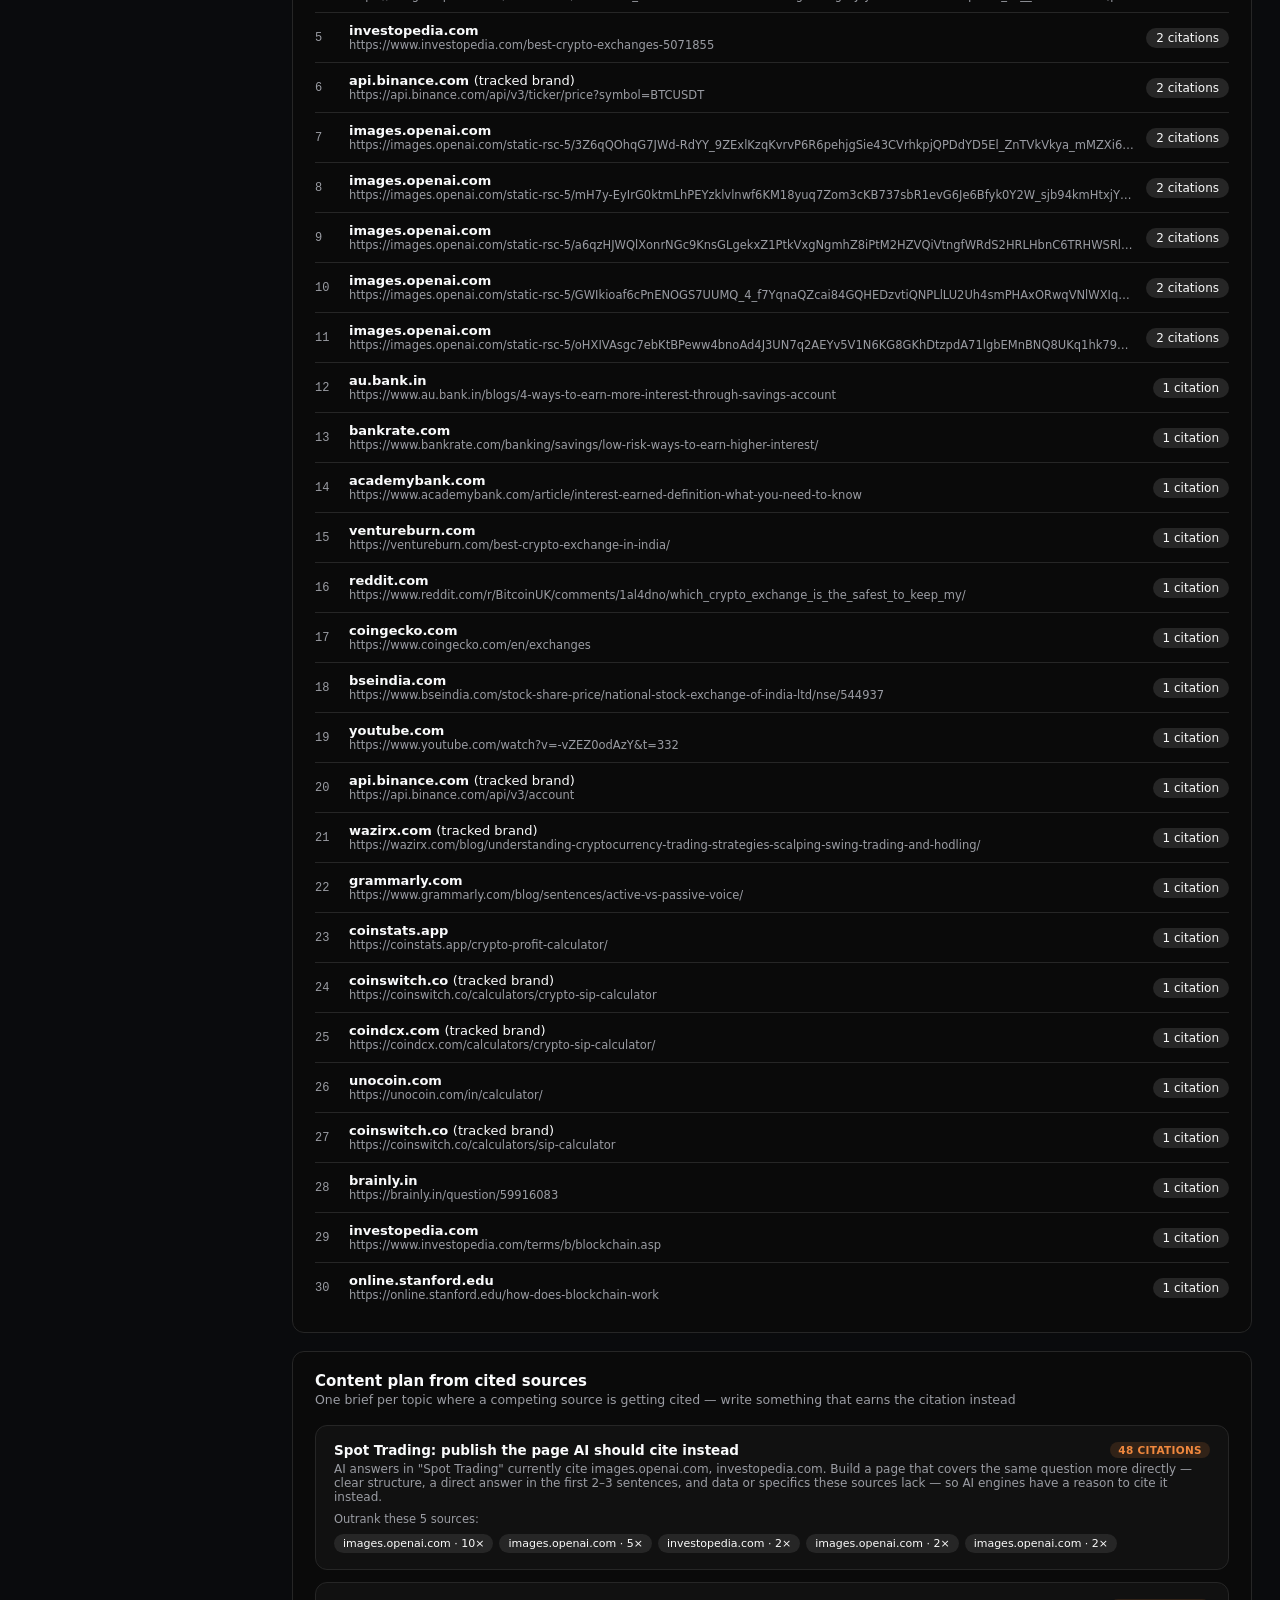
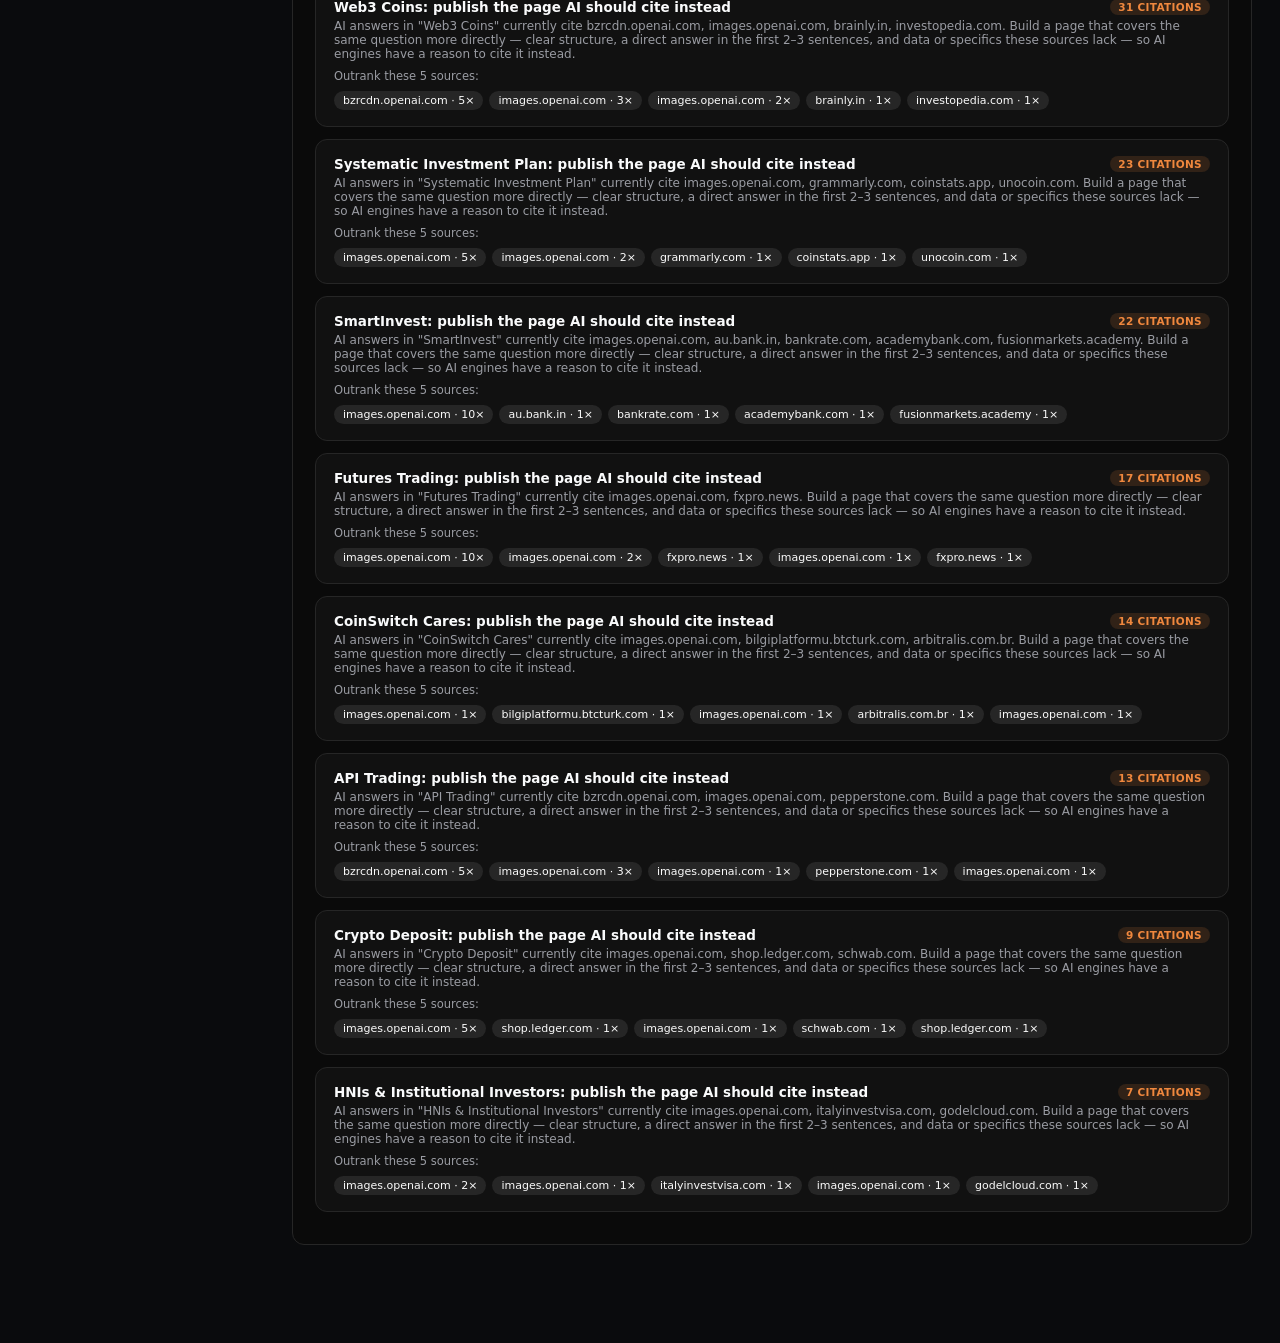
<file: content-plan.html>
<!DOCTYPE html>
<html lang="en">
<head>
<script src="assets/auth.js"></script>
<meta charset="UTF-8">
<meta name="viewport" content="width=device-width, initial-scale=1.0">
<title>AI Visibility Tracker — Content Plan</title>
<link rel="stylesheet" href="assets/style.css?v=2">
</head>
<body>
<div class="wrap">
  <header>
    <h1>Content plan from cited sources</h1>
    <p id="meta-line">Loading results...</p>
  </header>

  <div class="panel">
    <h2>Content plan for <span id="gap-plan-brand">your brand</span></h2>
    <p class="panel-sub" id="gap-plan-sub">One brief per content opportunity — built from where rivals win or no brand shows up at all</p>
    <div id="gap-plan-list"></div>
  </div>

  <div class="panel">
    <h2>Most-cited sources across AI answers</h2>
    <p class="panel-sub">Every URL the tracked AI platforms linked to or named in their answers, ranked by how often it was cited</p>
    <div id="source-list"></div>
  </div>

  <div class="panel">
    <h2>Content plan from cited sources</h2>
    <p class="panel-sub">One brief per topic where a competing source is getting cited — write something that earns the citation instead</p>
    <div id="plan-list"></div>
  </div>
</div>

<script src="assets/data.js"></script>
<script>
function domainIsBrand(domain, competitors) {
  const d = domain.toLowerCase();
  return competitors.some(c => d.includes(c.toLowerCase().replace(/\s+/g, '')));
}

function titleCase(s) {
  return s.replace(/\w\S*/g, t => t[0].toUpperCase() + t.slice(1));
}

function renderGapContentPlan(competitors, runs) {
  const listEl = document.getElementById('gap-plan-list');
  const TARGET = competitors.includes(OWN_BRAND) ? OWN_BRAND : competitors[0];
  if (!TARGET || !runs.length) {
    document.getElementById('gap-plan-brand').textContent = TARGET || 'your brand';
    listEl.innerHTML = '<p class="empty-state">No data yet.</p>';
    return;
  }
  document.getElementById('gap-plan-brand').textContent = TARGET;

  const byPrompt = {};
  runs.forEach(r => {
    if (!byPrompt[r.prompt]) byPrompt[r.prompt] = { category: r.category, mentions: new Set() };
    r.mentions.forEach(m => byPrompt[r.prompt].mentions.add(m));
  });

  const rivalWon = Object.entries(byPrompt).filter(([, v]) => !v.mentions.has(TARGET) && v.mentions.size > 0);
  const whitespace = Object.entries(byPrompt).filter(([, v]) => v.mentions.size === 0);

  function groupByCategory(entries) {
    const groups = {};
    entries.forEach(([prompt, v]) => {
      const cat = v.category || 'Uncategorized';
      if (!groups[cat]) groups[cat] = [];
      groups[cat].push({ prompt, mentions: [...v.mentions] });
    });
    return groups;
  }

  function topRivals(items, limit) {
    const counts = {};
    items.forEach(it => it.mentions.forEach(m => { counts[m] = (counts[m] || 0) + 1; }));
    return Object.entries(counts).sort((a, b) => b[1] - a[1]).slice(0, limit).map(([name]) => name);
  }

  const rivalGroups = groupByCategory(rivalWon);
  const whitespaceGroups = groupByCategory(whitespace);

  function buildBrief(cat, items, forWhitespace) {
    const catTitle = titleCase(cat);
    const rivals = forWhitespace ? [] : topRivals(items, 3);
    const prompts = items.map(it => it.prompt);
    const title = forWhitespace
      ? `"${catTitle}" guide — own the answer before a competitor does`
      : `${catTitle}: why ${TARGET} belongs in the answer`;
    const angle = forWhitespace
      ? `No tracked brand is being named for these prompts yet. Publish a direct, well-structured answer so AI engines have a clear, citable source — first mover usually keeps the slot.`
      : `AI answers for these prompts currently name ${rivals.map(esc).join(', ') || 'competitors'} instead of ${esc(TARGET)}. Publish content that answers the same question more directly, with specifics (pricing, features, data) rivals omit.`;
    const outline = forWhitespace
      ? [
          `Answer the core question in the first 2–3 sentences — no preamble`,
          `Cover the exact sub-questions these prompts ask`,
          `Add specifics (numbers, steps, comparisons) generic answers skip`,
          `Mention ${esc(TARGET)} naturally as the relevant option`,
        ]
      : [
          `Open with a direct answer, then a ${esc(TARGET)} vs. ${rivals[0] ? esc(rivals[0]) : 'competitor'} comparison`,
          `Cover criteria the source prompts actually ask about`,
          `Back claims with specifics rivals' pages lack`,
          `Close with why ${esc(TARGET)} fits the use case in the prompts below`,
        ];
    return { title, angle, outline, prompts, rivals, count: items.length };
  }

  function renderGroup(groups, forWhitespace) {
    return Object.entries(groups)
      .sort((a, b) => b[1].length - a[1].length)
      .map(([cat, items]) => {
        const brief = buildBrief(cat, items, forWhitespace);
        const badge = forWhitespace ? 'opportunity' : (items.length >= 3 ? 'high' : 'medium');
        const badgeLabel = forWhitespace ? 'Opportunity' : (items.length >= 3 ? 'High priority' : 'Medium priority');
        return `
          <div class="plan-card">
            <div class="plan-head">
              <div class="plan-title">${esc(brief.title)}</div>
              <span class="idea-badge ${badge}">${badgeLabel}</span>
            </div>
            <p class="idea-why">${brief.angle}</p>
            <div class="plan-meta">Suggested outline:</div>
            <ul class="gap-prompt-list">
              ${brief.outline.map(o => `<li>${o}</li>`).join('')}
            </ul>
            <details>
              <summary>${brief.count} source prompt${brief.count === 1 ? '' : 's'}</summary>
              <ul class="gap-prompt-list">
                ${brief.prompts.map(p => `<li>${esc(p)}</li>`).join('')}
              </ul>
            </details>
          </div>
        `;
      }).join('');
  }

  let html = '';
  if (Object.keys(rivalGroups).length) {
    html += `<div class="gap-group">
      <h4>Where competitors are being recommended instead</h4>
      ${renderGroup(rivalGroups, false)}
    </div>`;
  }
  if (Object.keys(whitespaceGroups).length) {
    html += `<div class="gap-group">
      <h4>Open territory (no brand mentioned by any AI)</h4>
      ${renderGroup(whitespaceGroups, true)}
    </div>`;
  }
  listEl.innerHTML = html || `<p class="panel-sub">${esc(TARGET)} already appears across all tracked prompts — no gaps detected in this run.</p>`;
}

async function init() {
  renderNav('content-plan.html');
  const data = await loadData();
  const { competitors, runs } = data;
  setMetaLine(data);

  renderGapContentPlan(competitors, runs);

  const sources = aggregateCitations(runs);
  const sourceListEl = document.getElementById('source-list');
  const planListEl = document.getElementById('plan-list');

  if (!runs.length) {
    sourceListEl.innerHTML = '<p class="empty-state">No data yet.</p>';
    planListEl.innerHTML = '';
    return;
  }

  if (!sources.length) {
    sourceListEl.innerHTML = `
      <p class="empty-state">No cited URLs detected in the captured responses yet.
      track.py now extracts links from every AI answer going forward — re-run it to start
      building this list (Google AI Overview tends to cite the most).</p>`;
    planListEl.innerHTML = '';
    return;
  }

  sourceListEl.innerHTML = sources.slice(0, 30).map((s, i) => `
    <div class="source-row">
      <div class="source-rank">${i + 1}</div>
      <div class="source-main">
        <div class="source-domain">${esc(s.domain)}${domainIsBrand(s.domain, competitors) ? ' <span style="font-weight:400;color:var(--text-muted);">(tracked brand)</span>' : ''}</div>
        <a class="source-url" href="${esc(s.url)}" target="_blank" rel="noopener noreferrer">${esc(s.url)}</a>
      </div>
      <div class="source-count">${s.count} citation${s.count === 1 ? '' : 's'}</div>
    </div>
  `).join('');

  // Build a content plan: one brief per category where a non-brand source is being cited.
  const byCategory = {};
  sources.forEach(s => {
    if (domainIsBrand(s.domain, competitors)) return;
    s.categories.forEach(cat => {
      const key = cat || 'Uncategorized';
      if (!byCategory[key]) byCategory[key] = [];
      byCategory[key].push(s);
    });
  });

  const planEntries = Object.entries(byCategory)
    .map(([cat, srcs]) => [cat, srcs.sort((a, b) => b.count - a.count)])
    .sort((a, b) => b[1].reduce((n, s) => n + s.count, 0) - a[1].reduce((n, s) => n + s.count, 0));

  if (!planEntries.length) {
    planListEl.innerHTML = '<p class="panel-sub">No external sources are being cited over a tracked brand right now.</p>';
    return;
  }

  planListEl.innerHTML = planEntries.map(([cat, srcs]) => {
    const top = srcs.slice(0, 5);
    const domains = [...new Set(top.map(s => s.domain))];
    const totalCitations = srcs.reduce((n, s) => n + s.count, 0);
    return `
      <div class="plan-card">
        <div class="plan-head">
          <div class="plan-title">${esc(titleCase(cat))}: publish the page AI should cite instead</div>
          <span class="idea-badge ${totalCitations >= 3 ? 'high' : 'medium'}">${totalCitations} citation${totalCitations === 1 ? '' : 's'}</span>
        </div>
        <p class="idea-why">
          AI answers in "${esc(titleCase(cat))}" currently cite ${domains.map(esc).join(', ')}.
          Build a page that covers the same question more directly — clear structure, a direct answer in
          the first 2–3 sentences, and data or specifics these sources lack — so AI engines have a
          reason to cite it instead.
        </p>
        <div class="plan-meta">Outrank these ${top.length} source${top.length === 1 ? '' : 's'}:</div>
        <div class="plan-sources">
          ${top.map(s => `<a class="plan-source-chip" href="${esc(s.url)}" target="_blank" rel="noopener noreferrer">${esc(s.domain)} · ${s.count}×</a>`).join('')}
        </div>
      </div>
    `;
  }).join('');
}
init();
</script>
</body>
</html>
</file>
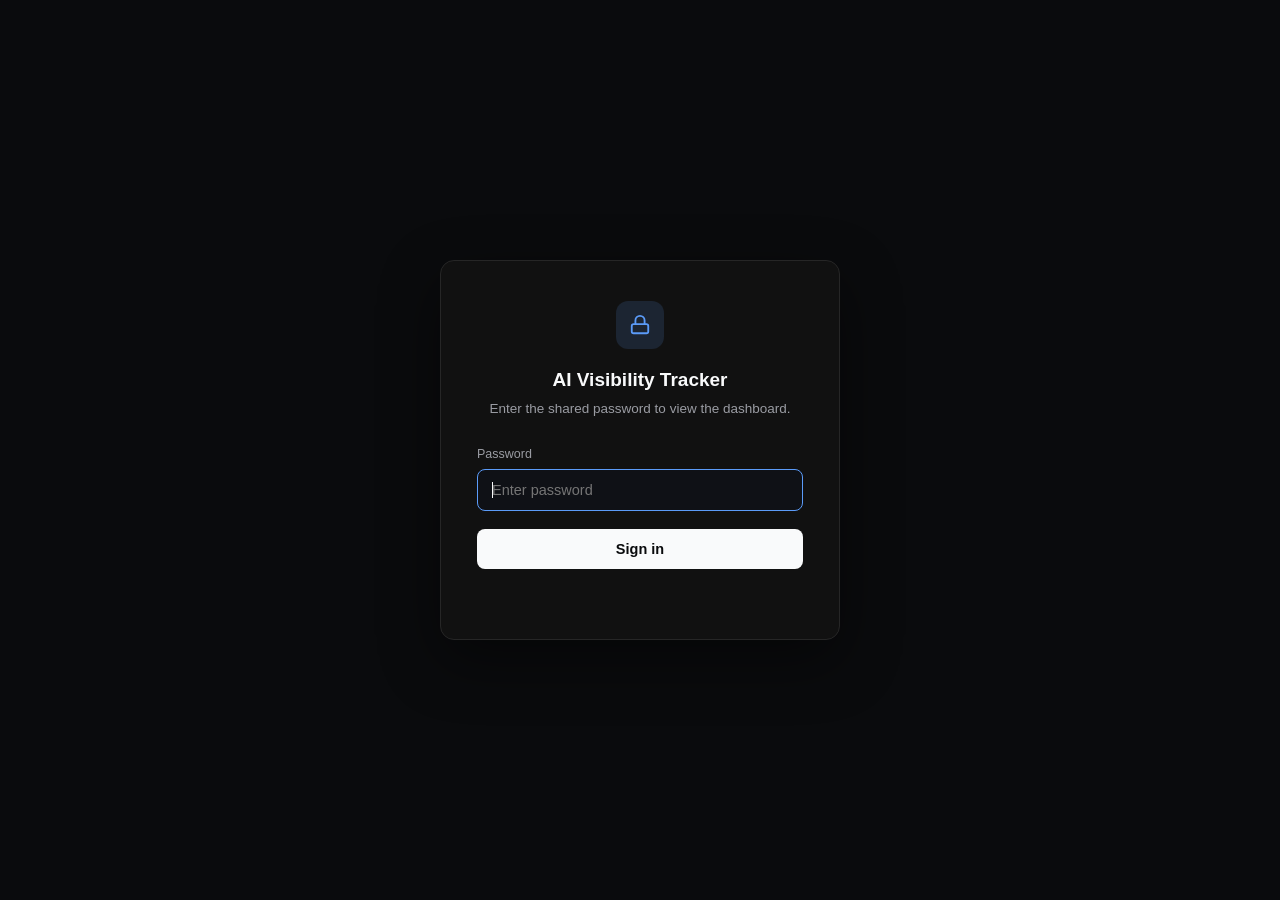
<file: dashboard.html>
<!DOCTYPE html>
<html lang="en">
<head>
<script src="assets/auth.js"></script>
<meta charset="UTF-8">
<meta http-equiv="refresh" content="0; url=index.html">
<title>AI Visibility Tracker</title>
</head>
<body>
<p>Moved to <a href="index.html">index.html</a>.</p>
</body>
</html>
</file>
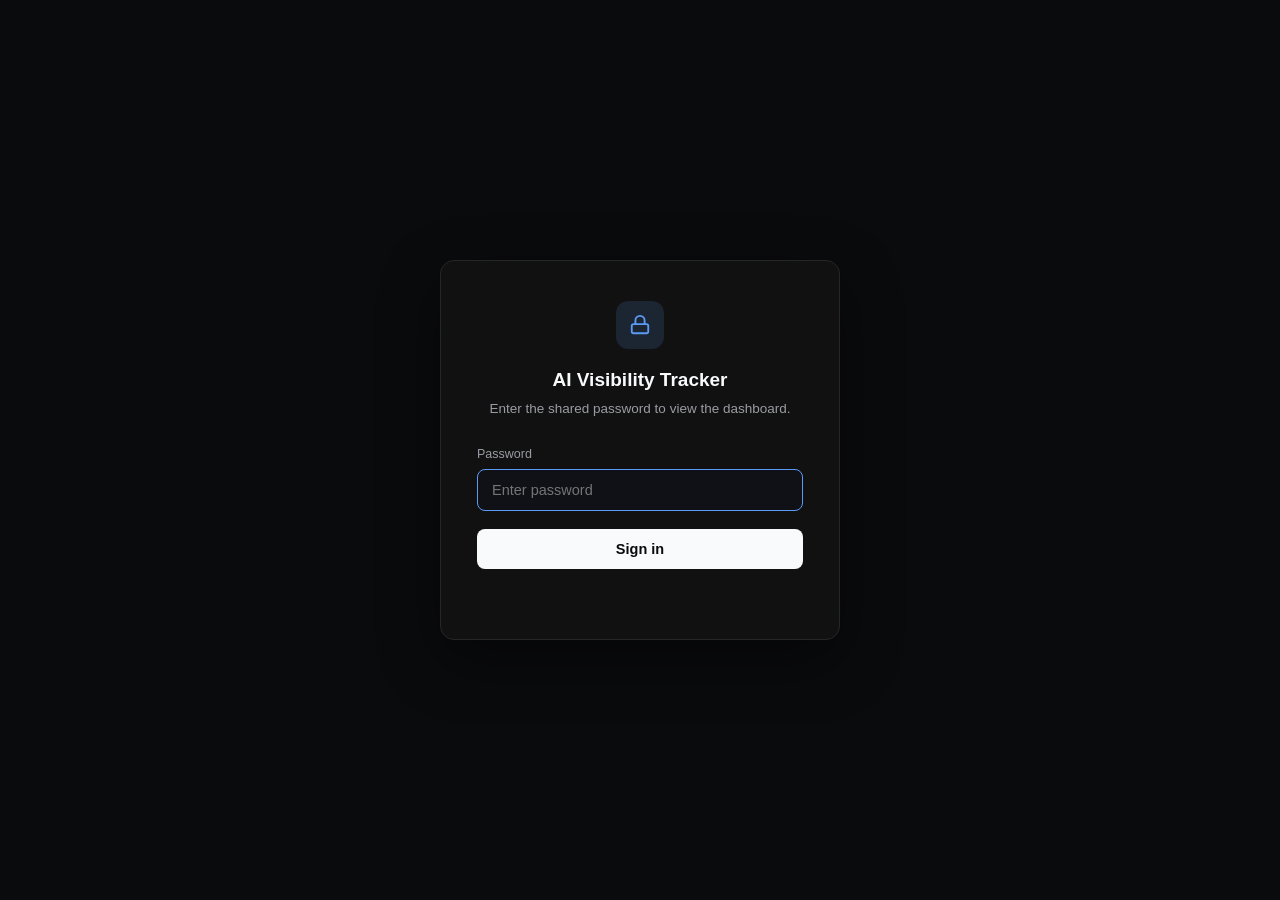
<file: own-pages.html>
<!DOCTYPE html>
<html lang="en">
<head>
<script src="assets/auth.js"></script>
<meta charset="UTF-8">
<meta name="viewport" content="width=device-width, initial-scale=1.0">
<title>AI Visibility Tracker — Own-page tracking</title>
<link rel="stylesheet" href="assets/style.css?v=2">
</head>
<body>
<div class="app-shell">
  <div class="main-area">
    <div class="content-wrap">
      <div id="title-bar"></div>

      <div class="filter-bar" id="filter-bar">
        <span class="filter-spacer"></span>
        <div class="search-input">
          <svg viewBox="0 0 24 24" fill="none" stroke="currentColor" stroke-width="2" stroke-linecap="round"><circle cx="11" cy="11" r="7"/><path d="M21 21l-4.3-4.3"/></svg>
          <input id="search" type="text" placeholder="Search URLs...">
        </div>
        <span id="suggested-switch-mount"></span>
        <button class="btn btn-primary" id="add-url-btn">+ Add URL</button>
      </div>

      <div class="metric-strip" id="metric-strip"></div>

      <div class="card">
        <div class="card-head"><div><h2 class="card-title">Tracked URLs</h2><p class="card-sub" id="tracked-urls-sub"></p></div></div>
        <div id="urls-table"></div>
      </div>
    </div>
  </div>
</div>

<script src="assets/data.js"></script>
<script>
async function init() {
  renderNav('own-pages.html');
  renderTitleBar(document.getElementById('title-bar'), 'Analytics', 'Own-page tracking', `Monitor which ${OWN_BRAND} pages get cited or help drive brand mentions`);
  document.getElementById('tracked-urls-sub').textContent = `${OWN_DOMAIN} pages cited by AI answer engines, from real tracked citations`;

  const data = await loadData();
  const { runs } = data;

  function trackedPages() {
    const byUrl = {};
    runs.forEach(r => {
      (r.citations || []).filter(c => isOwnDomain(c.domain)).forEach(c => {
        if (!byUrl[c.url]) byUrl[c.url] = { url: c.url, citations: 0, coMentions: 0, addedByYou: false };
        byUrl[c.url].citations++;
        if (r.mentions.includes(OWN_BRAND)) byUrl[c.url].coMentions++;
      });
    });
    let extra = [];
    try { extra = JSON.parse(localStorage.getItem('own-pages-extra') || '[]'); } catch (e) { extra = []; }
    extra.forEach(e => {
      if (!byUrl[e.url]) byUrl[e.url] = { url: e.url, citations: 0, coMentions: 0, addedByYou: true };
    });
    return Object.values(byUrl);
  }

  const addBtn = document.getElementById('add-url-btn');
  let addedOnly = false;
  buildSwitch(document.getElementById('suggested-switch-mount'), 'Added by you', false, (v) => { addedOnly = v; render(); });

  const all = trackedPages();
  document.getElementById('metric-strip').innerHTML = [
    { label: 'Tracked pages', value: String(all.length) },
    { label: 'Total citations', value: String(all.reduce((n, p) => n + p.citations, 0)) },
    { label: 'Cited alongside a brand mention', value: String(all.reduce((n, p) => n + p.coMentions, 0)) },
  ].map(m => `
    <div class="metric-cell">
      <div class="metric-label">${esc(m.label)}</div>
      <div class="metric-value mono">${esc(m.value)}</div>
    </div>
  `).join('');

  function getFiltered() {
    const q = document.getElementById('search').value.trim().toLowerCase();
    let rows = trackedPages();
    if (addedOnly) rows = rows.filter(r => r.addedByYou);
    if (q) rows = rows.filter(r => r.url.toLowerCase().includes(q));
    return rows.sort((a, b) => b.citations - a.citations);
  }

  function render() {
    renderPaginatedTable(document.getElementById('urls-table'), {
      rows: getFiltered(),
      emptyMessage: `No ${OWN_DOMAIN} citations tracked yet — run track.py, or add a URL to watch for it.`,
      columns: [
        { label: 'URL', render: r => `<a class="cell-link" href="${esc(r.url)}" target="_blank" rel="noopener noreferrer">${esc(r.url.replace('https://' + OWN_DOMAIN,''))}</a>` },
        { label: 'Citations', num: true, render: r => String(r.citations) },
        { label: 'With brand mention', num: true, render: r => String(r.coMentions) },
        { label: 'Status', render: r => r.addedByYou && r.citations === 0 ? chip('Watching — not yet cited', 'neutral') : (r.addedByYou ? chip('Added by you', 'neutral') : '<span class="text-muted">--</span>') },
      ],
    });
  }

  document.getElementById('search').addEventListener('input', render);
  addBtn.addEventListener('click', () => {
    const url = window.prompt('Enter the own-page URL to track:');
    if (url && url.trim()) {
      let extra = [];
      try { extra = JSON.parse(localStorage.getItem('own-pages-extra') || '[]'); } catch (e) { extra = []; }
      extra.push({ url: url.trim() });
      localStorage.setItem('own-pages-extra', JSON.stringify(extra));
      render();
    }
  });
  showOnboardingTip(addBtn, 'own-pages-add', `Track a ${OWN_BRAND} URL to watch for it in future AI answers.`);

  render();
}
init();
</script>
</body>
</html>
</file>
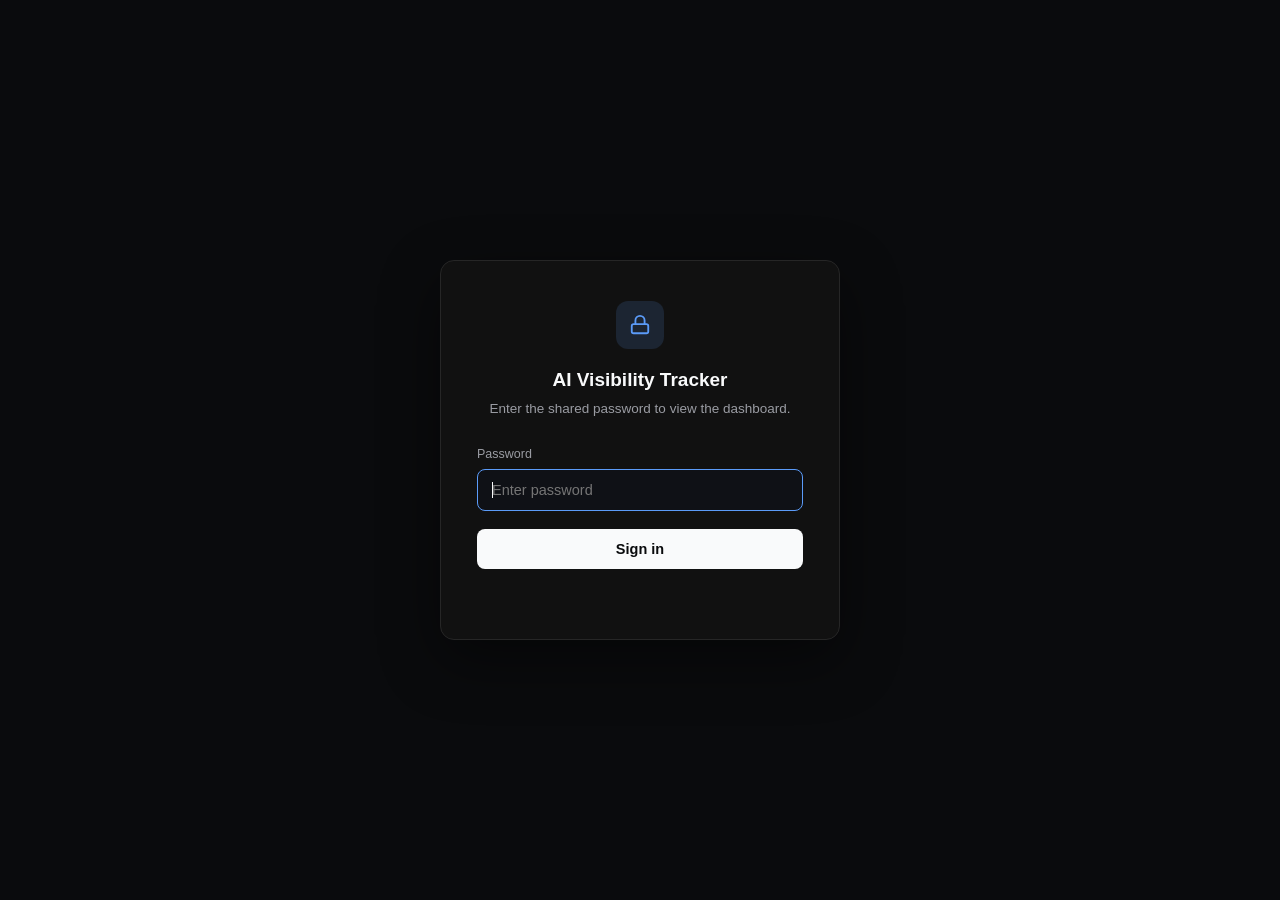
<file: platforms.html>
<!DOCTYPE html>
<html lang="en">
<head>
<script src="assets/auth.js"></script>
<meta charset="UTF-8">
<meta http-equiv="refresh" content="0; url=index.html">
<title>AI Visibility Tracker</title>
</head>
<body>
<p>Platform breakdown moved to the <a href="index.html">Overview</a> page.</p>
</body>
</html>
</file>
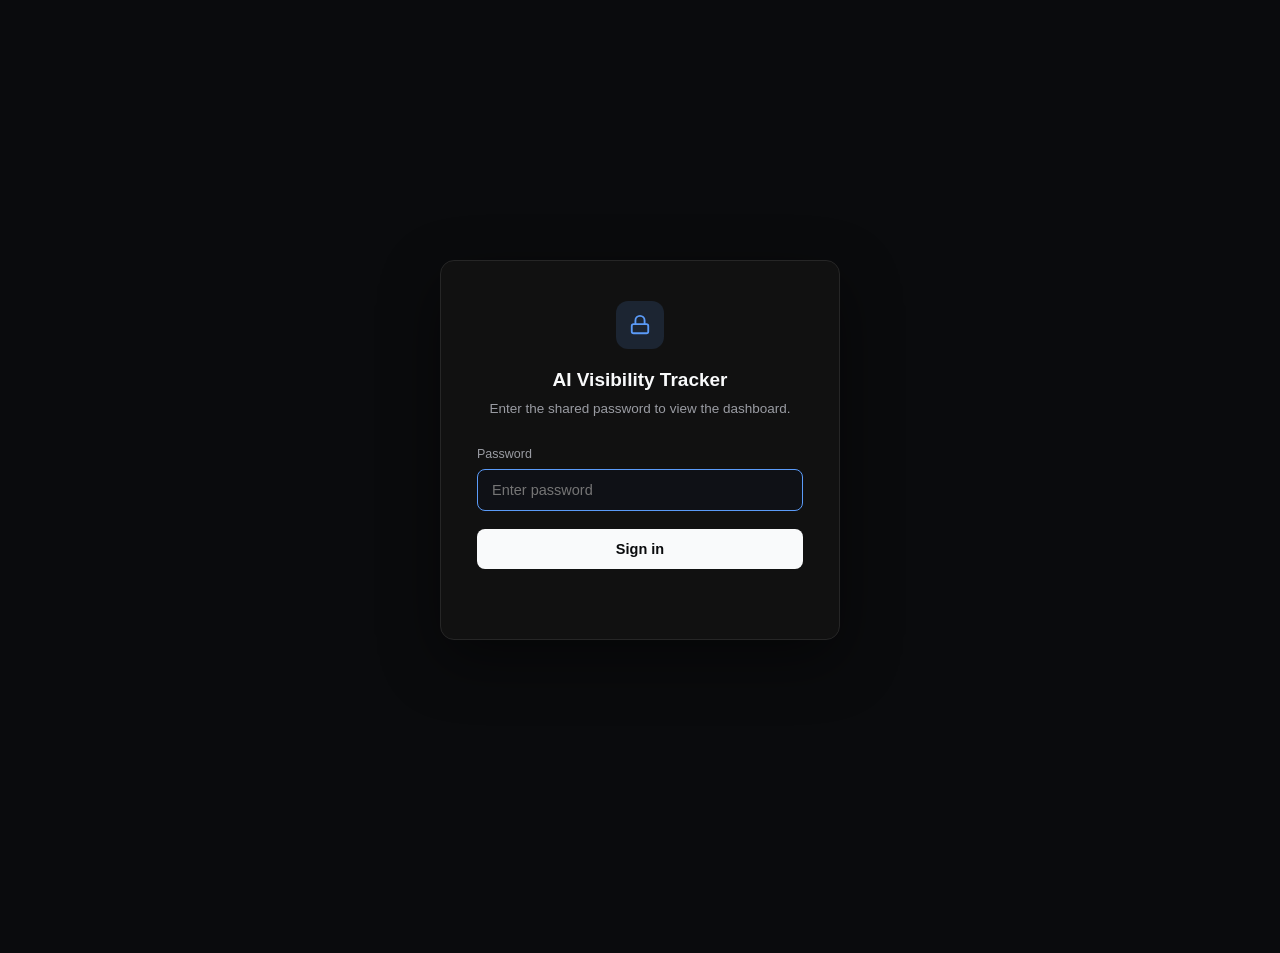
<file: prompts.html>
<!DOCTYPE html>
<html lang="en">
<head>
<script src="assets/auth.js"></script>
<meta charset="UTF-8">
<meta name="viewport" content="width=device-width, initial-scale=1.0">
<title>AI Visibility Tracker — Prompts</title>
<link rel="stylesheet" href="assets/style.css?v=2">
</head>
<body>
<div class="app-shell">
  <div class="main-area">
    <div class="content-wrap">
      <div id="title-bar"></div>

      <div class="filter-bar" id="filter-bar">
        <span class="filter-spacer"></span>
        <div class="search-input">
          <svg viewBox="0 0 24 24" fill="none" stroke="currentColor" stroke-width="2" stroke-linecap="round"><circle cx="11" cy="11" r="7"/><path d="M21 21l-4.3-4.3"/></svg>
          <input id="search" type="text" placeholder="Search prompts...">
        </div>
        <button class="btn btn-ghost" id="export-btn">Export CSV</button>
      </div>

      <div class="table-card">
        <div id="table-mount"></div>
      </div>
    </div>
  </div>
</div>

<script src="assets/data.js"></script>
<script>
async function init() {
  renderNav('prompts.html');
  renderTitleBar(document.getElementById('title-bar'), 'Analytics', 'Prompts', 'One row per unique prompt tracked, with computed visibility and platform coverage');

  const data = await loadData();
  const { competitors, platforms, runs } = data;
  const OWN = competitors.includes(OWN_BRAND) ? OWN_BRAND : competitors[0];
  const categories = [...new Set(runs.map(r => r.category).filter(Boolean))].sort();

  const bar = document.getElementById('filter-bar');
  const spacer = bar.querySelector('.filter-spacer');
  const fTopic = buildFilterPill(bar, 'topic', 'All topics', categories);
  const fPlatform = buildFilterPill(bar, 'platform', 'All platforms', platforms);
  const fType = buildFilterPill(bar, 'type', 'All prompt types', ['Branded', 'Non-branded']);
  const fBrand = buildFilterPill(bar, 'brand', 'All brands', competitors);
  bar.insertBefore(fTopic.closest('.filter-pill'), spacer);
  bar.insertBefore(fPlatform.closest('.filter-pill'), spacer);
  bar.insertBefore(fType.closest('.filter-pill'), spacer);
  bar.insertBefore(fBrand.closest('.filter-pill'), spacer);

  // one row per unique prompt
  const byPrompt = {};
  runs.forEach(r => {
    if (!byPrompt[r.prompt]) byPrompt[r.prompt] = { prompt: r.prompt, category: r.category, intent: r.intent, platforms: new Set(), runs: [] };
    byPrompt[r.prompt].platforms.add(r.platform);
    byPrompt[r.prompt].runs.push(r);
  });
  const allPromptRows = Object.values(byPrompt).map(p => {
    const relevantRuns = withAnyMention(p.runs);
    const mentioned = relevantRuns.filter(r => r.mentions.includes(OWN)).length;
    return {
      prompt: p.prompt,
      category: p.category || '--',
      platforms: [...p.platforms],
      brands: [...new Set(relevantRuns.flatMap(r => r.mentions))],
      visibility: relevantRuns.length ? Math.round((mentioned / relevantRuns.length) * 100) : 0,
      type: classifyPromptType(p.prompt, competitors),
    };
  });

  const tableMount = document.getElementById('table-mount');
  let tableHandle = null;

  function getFiltered() {
    const q = document.getElementById('search').value.trim().toLowerCase();
    return allPromptRows.filter(r =>
      (!fTopic.value || r.category === fTopic.value) &&
      (!fPlatform.value || r.platforms.includes(fPlatform.value)) &&
      (!fType.value || r.type === fType.value) &&
      (!fBrand.value || r.brands.includes(fBrand.value)) &&
      (!q || r.prompt.toLowerCase().includes(q))
    );
  }

  function render() {
    const rows = getFiltered();
    tableHandle = renderPaginatedTable(tableMount, {
      rows,
      emptyMessage: runs.length ? 'No prompts match these filters.' : 'No data yet — run track.py to generate results.json.',
      columns: [
        { label: 'Prompt', render: r => `<a class="cell-link" href="answers.html?prompt=${encodeURIComponent(r.prompt)}">${esc(r.prompt)}</a>` },
        { label: 'Topic', render: r => esc(r.category) },
        { label: 'Type', render: r => chip(r.type, r.type === 'Branded' ? 'competitor' : 'neutral') },
        { label: 'Platforms', render: r => platformStackHTML(r.platforms) },
        { label: 'Visibility', num: true, render: r => r.visibility + '%' },
      ],
      onRowClick: r => { window.location.href = 'answers.html?prompt=' + encodeURIComponent(r.prompt); },
    });
  }

  [fTopic, fPlatform, fType, fBrand].forEach(el => el.addEventListener('change', render));
  document.getElementById('search').addEventListener('input', render);
  document.getElementById('export-btn').addEventListener('click', () => {
    exportCSV('prompts.csv', getFiltered(), [
      { label: 'Prompt', key: 'prompt' },
      { label: 'Topic', key: 'category' },
      { label: 'Type', key: 'type' },
      { label: 'Platforms', key: r => r.platforms.join('; ') },
      { label: 'Brands mentioned', key: r => r.brands.join('; ') },
      { label: 'Visibility %', key: 'visibility' },
    ]);
  });

  render();
}
init();
</script>
</body>
</html>
</file>
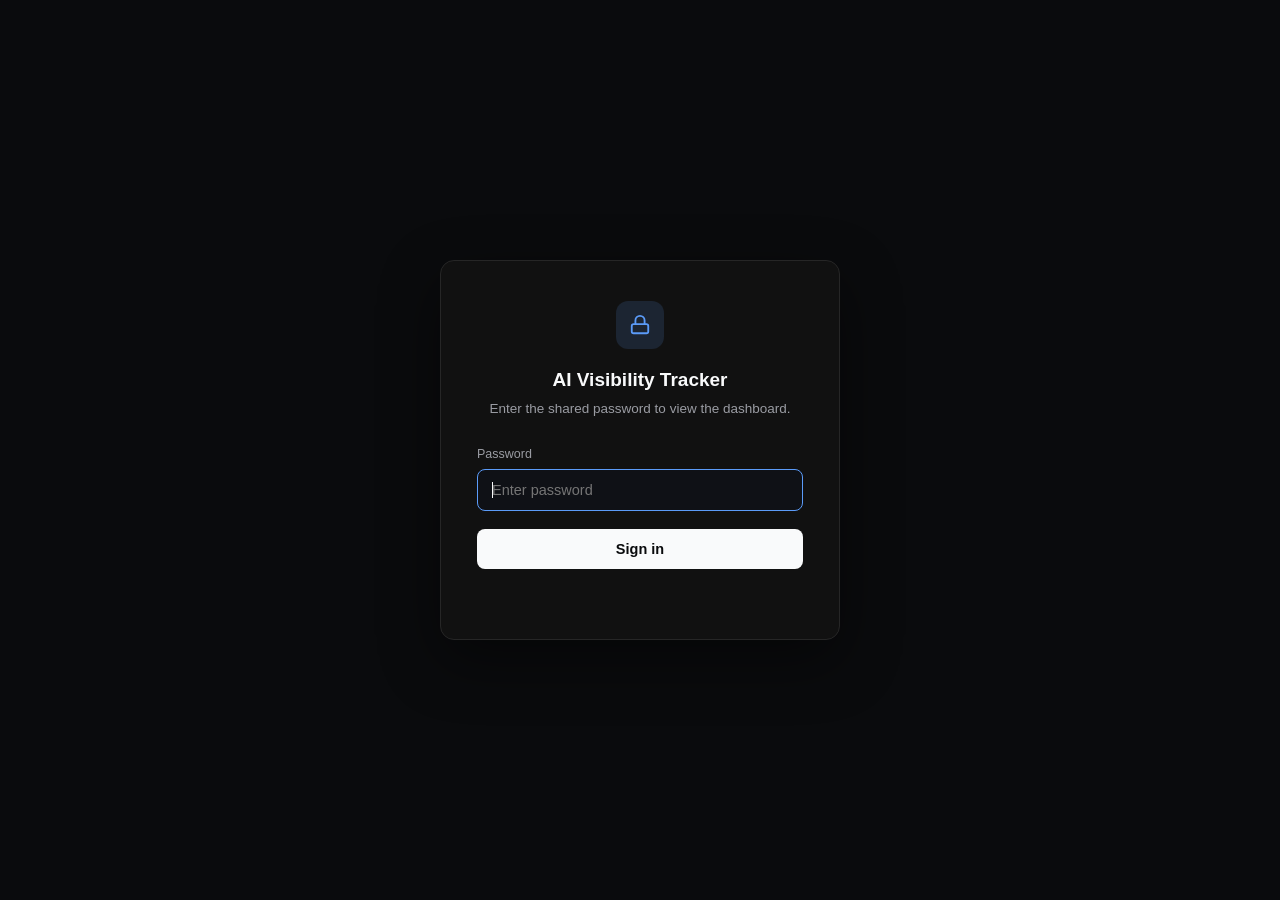
<file: responses.html>
<!DOCTYPE html>
<html lang="en">
<head>
<script src="assets/auth.js"></script>
<meta charset="UTF-8">
<meta http-equiv="refresh" content="0; url=answers.html">
<title>AI Visibility Tracker</title>
</head>
<body>
<p>Moved to <a href="answers.html">answers.html</a>.</p>
</body>
</html>
</file>
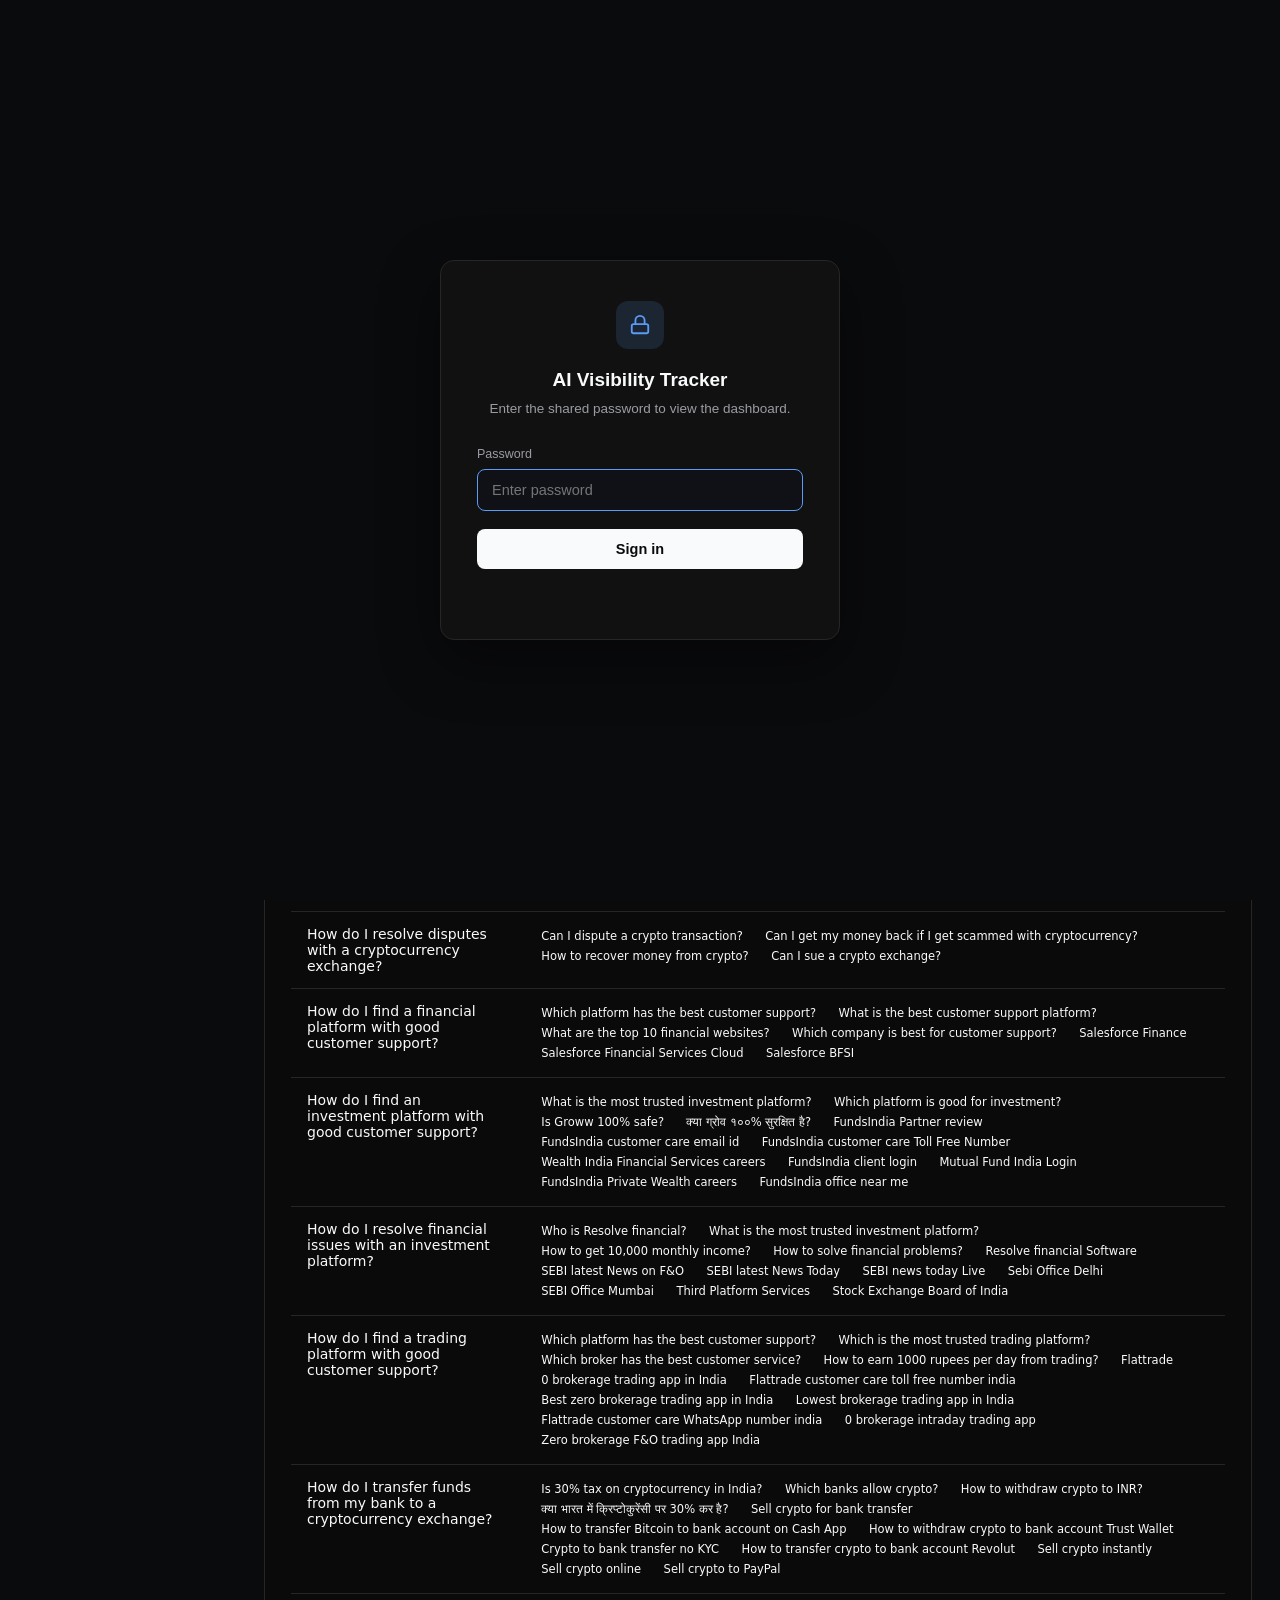
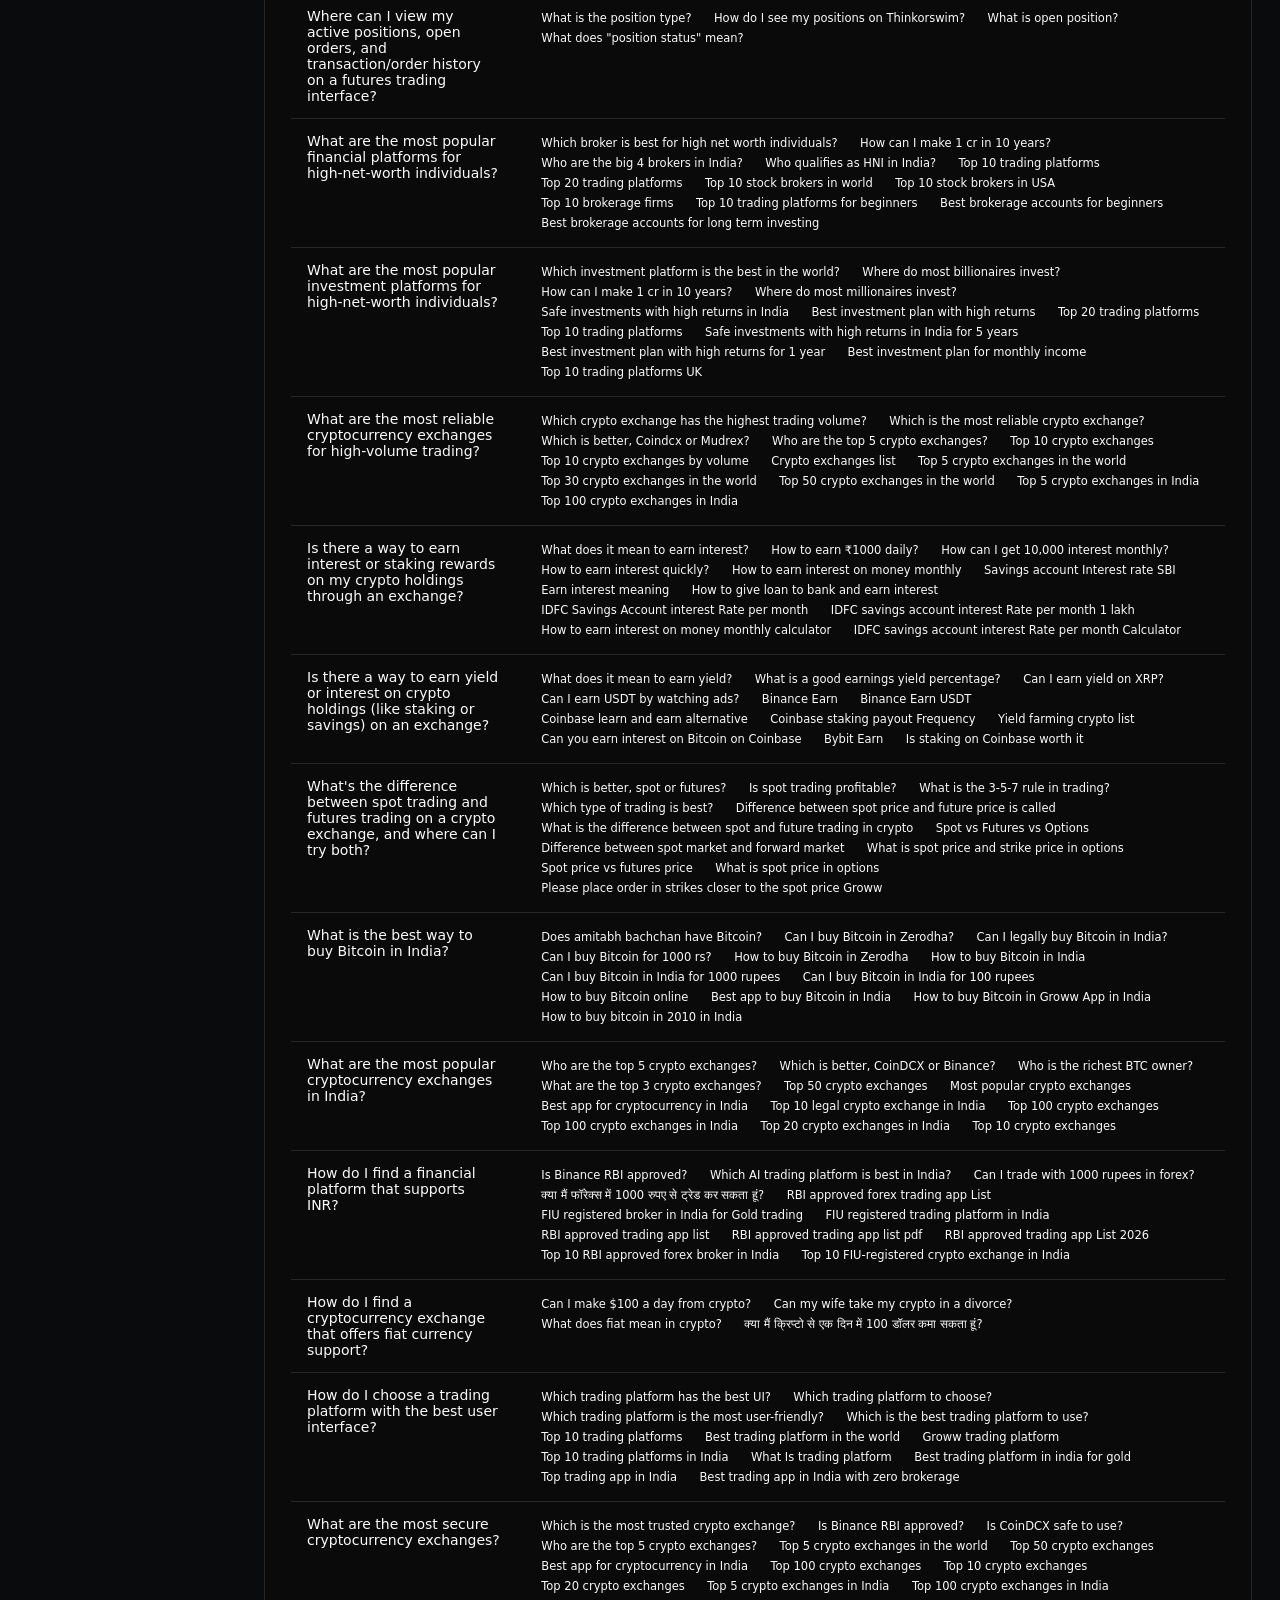
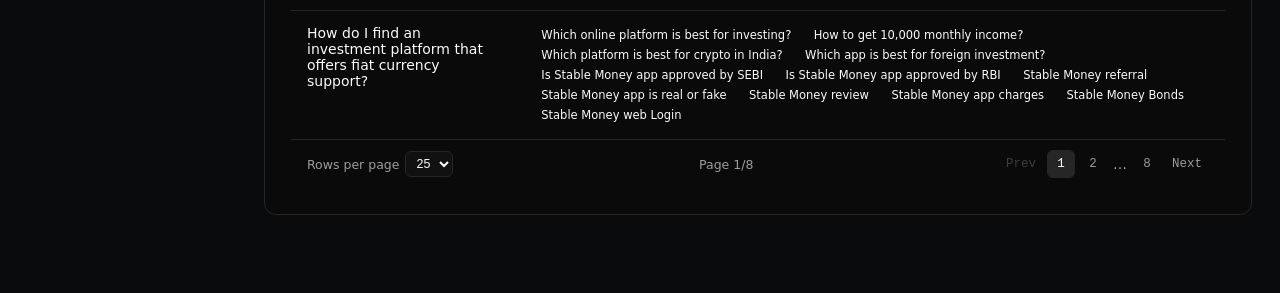
<file: sub-queries.html>
<!DOCTYPE html>
<html lang="en">
<head>
<script src="assets/auth.js"></script>
<meta charset="UTF-8">
<meta name="viewport" content="width=device-width, initial-scale=1.0">
<title>AI Visibility Tracker — Sub-queries</title>
<link rel="stylesheet" href="assets/style.css?v=2">
</head>
<body>
<div class="app-shell">
  <div class="main-area">
    <div class="content-wrap">
      <div id="title-bar"></div>

      <div class="filter-bar" id="filter-bar">
        <span class="filter-spacer"></span>
        <span id="grounding-switch-mount"></span>
      </div>

      <div class="card">
        <div class="card-head">
          <div>
            <h2 class="card-title">Sub-queries</h2>
            <p class="card-sub">Expanded searches AI engines issue while researching a prompt</p>
          </div>
        </div>
        <div id="table-mount"></div>
      </div>
    </div>
  </div>
</div>

<script src="assets/data.js"></script>
<script>
async function init() {
  renderNav('sub-queries.html');
  renderTitleBar(document.getElementById('title-bar'), 'Analytics', 'Sub-queries', 'Expanded searches AI engines may issue while researching a prompt topic');

  const data = await loadData();
  const { runs } = data;
  const rows = runs.filter(r => r.sub_queries && r.sub_queries.length);

  let groundingOn = true;
  buildSwitch(document.getElementById('grounding-switch-mount'), 'Search grounding', true, (v) => { groundingOn = v; render(); });

  const mount = document.getElementById('table-mount');
  function render() {
    if (!groundingOn) {
      mount.innerHTML = '<div class="empty-state">Search grounding is off — sub-queries are only shown for grounded (web-search-enabled) runs.</div>';
      return;
    }
    if (!rows.length) {
      mount.innerHTML = '<div class="empty-state">No sub-queries captured yet — run track.py to pull "People also ask" and related searches from grounded runs.</div>';
      return;
    }
    renderPaginatedTable(mount, {
      rows,
      pageSize: 25,
      emptyMessage: 'No sub-queries match these filters.',
      columns: [
        { label: 'Prompt', render: r => `<span>${esc(r.prompt)}</span>` },
        { label: 'Sub-queries', render: r => r.sub_queries.map(q => `<span class="chip">${esc(q)}</span>`).join(' ') },
      ],
    });
  }
  render();
}
init();
</script>
</body>
</html>
</file>
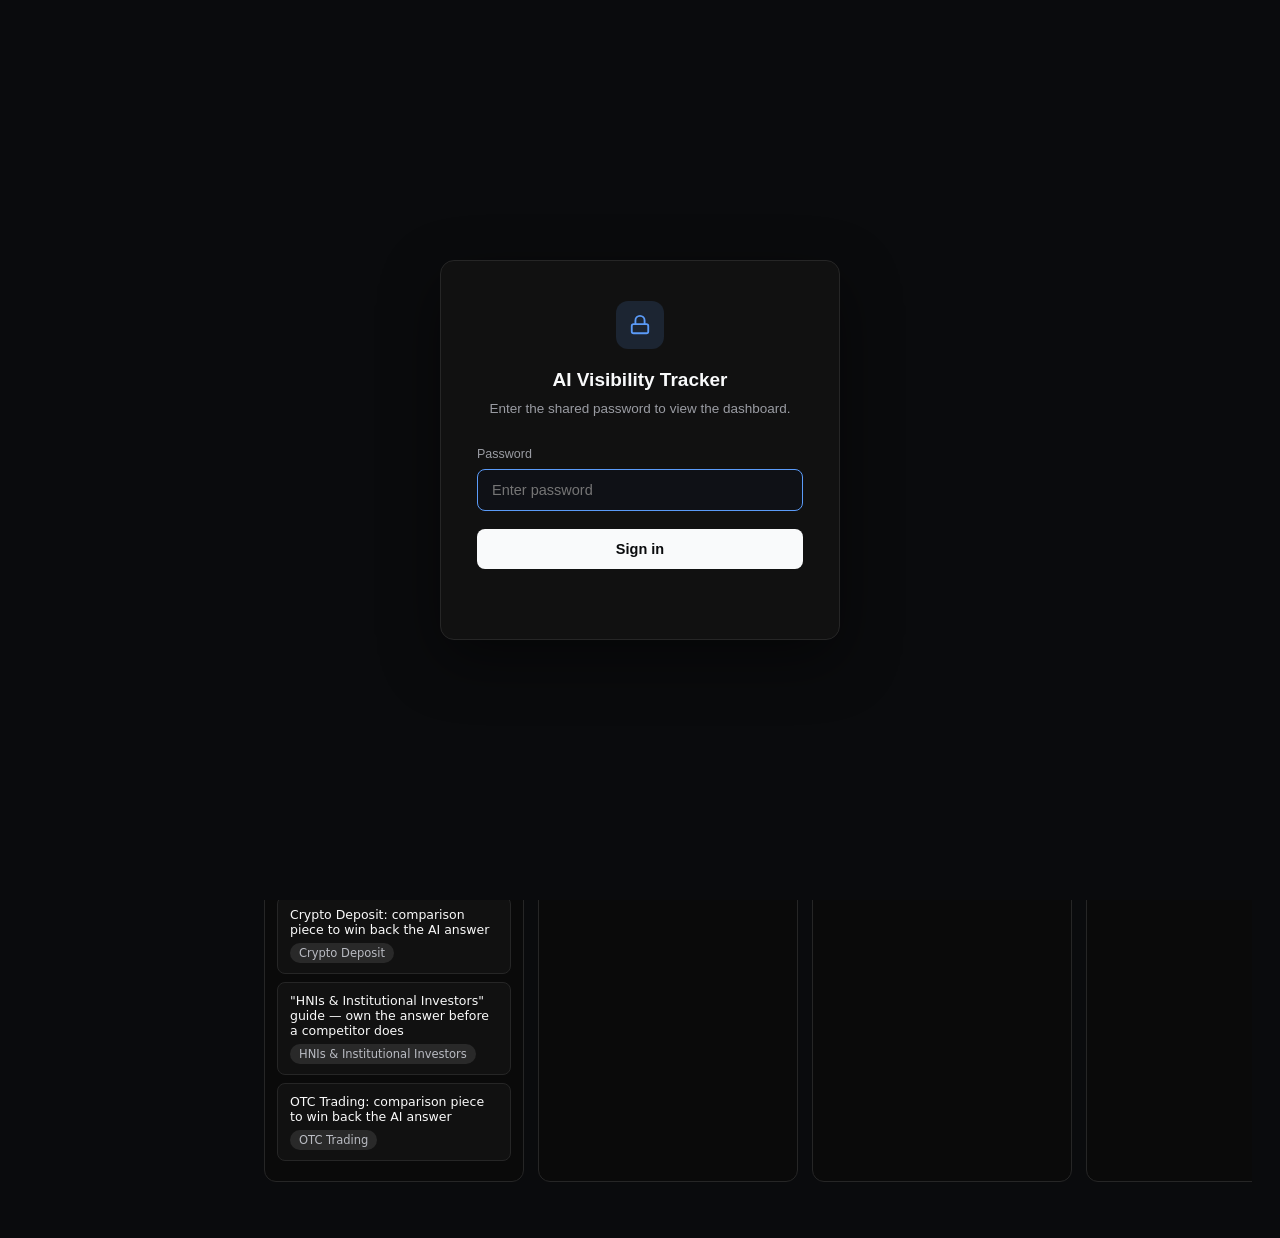
<file: task-board.html>
<!DOCTYPE html>
<html lang="en">
<head>
<script src="assets/auth.js"></script>
<meta charset="UTF-8">
<meta name="viewport" content="width=device-width, initial-scale=1.0">
<title>AI Visibility Tracker — Task Board</title>
<link rel="stylesheet" href="assets/style.css?v=2">
</head>
<body>
<div class="app-shell">
  <div class="main-area">
    <div class="content-wrap full-bleed">
      <div id="title-bar"></div>

      <div class="filter-bar" id="filter-bar">
        <span class="filter-spacer"></span>
        <div id="progress-mount" style="display:flex; align-items:center; gap:8px;"></div>
      </div>

      <div class="card" style="padding:12px 14px;">
        <p class="page-sub" style="margin:0; font-size:12px;">Cards are seeded from real content-opportunity gaps — categories where <span id="task-board-brand"></span> loses to a competitor or gets no mention at all (same logic as <a class="cell-link" href="content-plan.html">content-plan.html</a>). Drag cards between columns to track progress; column placement is this browser's working state only, not published anywhere.</p>
      </div>

      <div class="kanban-board" id="board"></div>
    </div>
  </div>
</div>

<div class="modal-overlay" id="modal-overlay">
  <div class="modal">
    <div class="modal-head">
      <div class="title" id="modal-title" style="font-size:14px; font-weight:500; color:var(--title);">Task</div>
      <button class="drawer-close" id="modal-close">✕</button>
    </div>
    <div class="modal-tabs">
      <button class="modal-tab active" data-tab="draft">Draft</button>
      <button class="modal-tab" data-tab="props">Properties</button>
    </div>
    <div class="modal-body">
      <div id="tab-draft">
        <div class="editor-toolbar">
          <button data-cmd="bold"><b>B</b></button>
          <button data-cmd="italic"><i>I</i></button>
          <button data-cmd="createLink">🔗</button>
        </div>
        <div class="editor-surface" id="editor-surface" contenteditable="true">Start drafting this piece here...</div>
        <div style="display:flex; gap:8px; margin-top:12px;">
          <button class="btn btn-ghost" disabled title="Not wired to a live doc">Open in doc</button>
          <button class="btn btn-primary" disabled title="Not wired to a publishing pipeline">Publish</button>
        </div>
      </div>
      <div id="tab-props" style="display:none;"></div>
    </div>
  </div>
</div>

<script src="assets/data.js"></script>
<script>
const COLUMNS = [
  { key: 'todo', label: 'To Do' },
  { key: 'agent', label: 'Agent' },
  { key: 'review', label: 'Review' },
  { key: 'completed', label: 'Completed' },
];

async function init() {
  renderNav('task-board.html');
  renderTitleBar(document.getElementById('title-bar'), 'Task board', 'Content tasks', 'Kanban view of content tasks moving from gap → agent draft → review → published');
  document.getElementById('task-board-brand').textContent = OWN_BRAND;

  const data = await loadData();
  const tasks = taskCardsFromContentGaps(data.competitors, data.runs);

  const bar = document.getElementById('filter-bar');
  const spacer = bar.querySelector('.filter-spacer');
  const categories = [...new Set(tasks.map(t => t.category))];
  const fCategory = buildFilterPill(bar, 'type', 'All topics', categories);
  bar.insertBefore(fCategory.closest('.filter-pill'), spacer);

  function renderProgressRing() {
    const total = tasks.length;
    const done = tasks.filter(t => t.column === 'completed').length;
    const pct = total ? Math.round((done / total) * 100) : 0;
    const r = 16, c = 2 * Math.PI * r;
    document.getElementById('progress-mount').innerHTML = `
      <svg class="progress-ring" width="38" height="38" viewBox="0 0 38 38">
        <circle class="bg" cx="19" cy="19" r="${r}"></circle>
        <circle class="fg" cx="19" cy="19" r="${r}" stroke-dasharray="${c}" stroke-dashoffset="${c * (1 - pct / 100)}"></circle>
      </svg>
      <span class="text-muted" style="font-size:12.5px;">${pct}% complete (${done}/${total})</span>
    `;
  }

  function filteredTasks() {
    return tasks.filter(t => !fCategory.value || t.category === fCategory.value);
  }

  function taskCardHTML(t) {
    return `
      <div class="kanban-card${t.column === 'completed' ? ' completed' : ''}" draggable="true" data-id="${esc(t.id)}">
        <div class="kc-title">${esc(t.title)}</div>
        <div class="kc-meta">
          <span class="chip chip-neutral">${esc(t.category)}</span>
        </div>
      </div>
    `;
  }

  function render() {
    renderProgressRing();
    const ft = filteredTasks();
    const board = document.getElementById('board');
    board.innerHTML = COLUMNS.map(col => {
      const colTasks = ft.filter(t => t.column === col.key);
      return `
        <div class="kanban-col" data-col="${col.key}">
          <div class="kanban-col-head">
            <span class="kanban-col-title">${esc(col.label)}</span>
            <span class="kanban-count">${colTasks.length}</span>
          </div>
          ${col.key === 'agent' ? '<div class="dropzone-hint">Drop here to assign to Agent</div>' : ''}
          ${colTasks.map(taskCardHTML).join('') || '<div class="empty-state" style="padding:20px 0;">No tasks</div>'}
        </div>
      `;
    }).join('');

    // drag & drop
    board.querySelectorAll('.kanban-card').forEach(card => {
      card.addEventListener('dragstart', (e) => {
        card.classList.add('dragging');
        e.dataTransfer.setData('text/plain', card.dataset.id);
      });
      card.addEventListener('dragend', () => card.classList.remove('dragging'));
      card.addEventListener('click', () => openTaskModal(tasks.find(t => t.id === card.dataset.id)));
    });
    board.querySelectorAll('.kanban-col').forEach(col => {
      col.addEventListener('dragover', (e) => { e.preventDefault(); col.classList.add('dragover'); });
      col.addEventListener('dragleave', () => col.classList.remove('dragover'));
      col.addEventListener('drop', (e) => {
        e.preventDefault();
        col.classList.remove('dragover');
        const id = e.dataTransfer.getData('text/plain');
        const t = tasks.find(x => x.id === id);
        if (t) { t.column = col.dataset.col; render(); }
      });
    });
  }

  function openTaskModal(t) {
    if (!t) return;
    document.getElementById('modal-title').textContent = t.title;
    document.getElementById('tab-props').innerHTML = `
      <div class="prop-row"><span class="k">Topic</span><span>${esc(t.category)}</span></div>
      <div class="prop-row"><span class="k">Status</span><span>${esc(COLUMNS.find(c => c.key === t.column).label)}</span></div>
      <div class="prop-row"><span class="k">Source</span><span>${esc(t.source)}</span></div>
    `;
    document.getElementById('modal-overlay').classList.add('open');
  }

  document.getElementById('modal-close').addEventListener('click', () => document.getElementById('modal-overlay').classList.remove('open'));
  document.getElementById('modal-overlay').addEventListener('click', (e) => { if (e.target.id === 'modal-overlay') e.currentTarget.classList.remove('open'); });
  document.querySelectorAll('.modal-tab').forEach(tabBtn => {
    tabBtn.addEventListener('click', () => {
      document.querySelectorAll('.modal-tab').forEach(b => b.classList.remove('active'));
      tabBtn.classList.add('active');
      document.getElementById('tab-draft').style.display = tabBtn.dataset.tab === 'draft' ? 'block' : 'none';
      document.getElementById('tab-props').style.display = tabBtn.dataset.tab === 'props' ? 'block' : 'none';
    });
  });
  document.querySelectorAll('.editor-toolbar button').forEach(b => {
    b.addEventListener('click', () => {
      document.getElementById('editor-surface').focus();
      if (b.dataset.cmd === 'createLink') {
        const url = window.prompt('Link URL:');
        if (url) document.execCommand('createLink', false, url);
      } else {
        document.execCommand(b.dataset.cmd, false, null);
      }
    });
  });

  fCategory.addEventListener('change', render);
  render();
}
init();
</script>
</body>
</html>
</file>
<file: assets/style.css>
:root {
  color-scheme: dark;
  --background: #0A0B0D;
  --card: hsl(0 0% 3.9%);
  --card-2: hsl(0 0% 6.5%);
  --muted: hsl(0 0% 14.9%);
  --border: hsl(0 0% 14.9%);
  --ring: hsl(0 0% 20%);
  --foreground: hsl(0 0% 98%);
  --title: #F9FAFB;
  --muted-fg: #9A9CA3;
  --table-header-fg: rgb(115,115,115);
  --radius: 8px;
  --radius-lg: 12px;

  --blue: #5B9BF8;
  --blue-soft: rgba(91,155,248,0.14);
  --green: #3FB950;
  --green-soft: rgba(63,185,80,0.14);
  --orange: #F0883E;
  --orange-soft: rgba(240,136,62,0.14);
  --grey-chip-fg: #B9BBC2;
  --grey-chip-bg: hsl(0 0% 16%);
  --white-line: #F9FAFB;

  --series-1: #F9FAFB;
  --series-2: #5B9BF8;
  --series-3: #F0883E;
  --series-4: #3FB950;
  --series-5: #C77DFF;
  --series-6: #F2C94C;
  --series-7: #E8677D;
  --series-other: #6B6E76;

  --font-sans: "Inter", -apple-system, "SF Pro Rounded", "Segoe UI", ui-rounded, system-ui, sans-serif;
  --font-mono: ui-monospace, "SF Mono", "Cascadia Mono", "Roboto Mono", Menlo, Consolas, monospace;
}

* { box-sizing: border-box; }
html, body { height: 100%; }
body {
  margin: 0;
  background: var(--background);
  color: var(--foreground);
  font-family: var(--font-sans);
  -webkit-font-smoothing: antialiased;
  font-size: 14px;
}
a { color: var(--blue); }
.mono { font-family: var(--font-mono); font-variant-numeric: tabular-nums; }

/* ---------------- App shell ---------------- */
.app-shell { display: flex; min-height: 100vh; }
.main-area { flex: 1; min-width: 0; padding: 24px 28px 56px 0; }
body.has-sidebar .main-area { margin-left: 264px; }
.content-wrap { max-width: 1280px; }
.content-wrap.full-bleed { max-width: none; }

.sidebar-toggle {
  display: none;
  position: fixed;
  top: 14px;
  left: 14px;
  z-index: 40;
  width: 38px;
  height: 38px;
  align-items: center;
  justify-content: center;
  background: var(--card);
  border: 1px solid var(--border);
  border-radius: var(--radius);
  color: var(--foreground);
  cursor: pointer;
}
.sidebar-toggle svg { width: 18px; height: 18px; }
.sidebar-overlay {
  display: none;
  position: fixed;
  inset: 0;
  background: rgba(0,0,0,0.55);
  z-index: 29;
}

.sidebar {
  position: fixed;
  top: 12px;
  left: 12px;
  bottom: 12px;
  width: 244px;
  background: var(--card);
  border: 1px solid var(--border);
  border-radius: 14px;
  padding: 12px;
  display: flex;
  flex-direction: column;
  z-index: 30;
  overflow: hidden;
}
.workspace-switch {
  display: flex;
  align-items: center;
  gap: 10px;
  padding: 8px;
  border-radius: var(--radius);
  cursor: default;
  user-select: none;
}
.workspace-switch:hover { background: var(--muted); }
.workspace-mark {
  display: inline-flex; align-items: center; justify-content: center;
  width: 28px; height: 28px; border-radius: 8px;
  background: var(--muted); flex-shrink: 0;
}
.workspace-mark img { width: 16px; height: 16px; }
.workspace-name { font-size: 13.5px; font-weight: 600; color: var(--title); flex: 1; }
.workspace-wordmark { height: 34px; width: auto; max-width: 160px; flex: 1; object-fit: contain; object-position: left; }
.brand-logo-circle {
  display: inline-flex; align-items: center; justify-content: center;
  width: 20px; height: 20px; border-radius: 999px; flex-shrink: 0;
  background: #0f2b20;
}
.brand-logo-circle img { width: 12px; height: 12px; }
.brand-logo-circle.lg { width: 28px; height: 28px; }
.brand-logo-circle.lg img { width: 16px; height: 16px; }
.brand-logo-circle.competitor { background: #fff; }
.brand-logo-circle.competitor img { width: 14px; height: 14px; object-fit: contain; }
.brand-logo-circle.competitor.lg img { width: 18px; height: 18px; }
.workspace-switch .chev { width: 14px; height: 14px; color: var(--muted-fg); }
.sidebar-collapse {
  display: flex; align-items: center; gap: 8px;
  background: none; border: none; color: var(--muted-fg);
  font-size: 12px; padding: 6px 8px; margin: 4px 0 10px; cursor: pointer; border-radius: var(--radius);
  width: 100%; text-align: left;
}
.sidebar-collapse:hover { background: var(--muted); color: var(--foreground); }
.sidebar-scroll { flex: 1; overflow-y: auto; display: flex; flex-direction: column; gap: 16px; padding-bottom: 8px; }
.sidebar-group-label {
  font-size: 11px; font-weight: 600; text-transform: uppercase; letter-spacing: 0.05em;
  color: var(--muted-fg); padding: 0 8px; margin-bottom: 4px;
}
.sidebar-nav { display: flex; flex-direction: column; gap: 2px; }
.sidebar a.nav-link, .sidebar .nav-link-disabled {
  display: flex; align-items: center; gap: 10px;
  padding: 8px 10px; font-size: 13.5px; font-weight: 500;
  color: var(--muted-fg); text-decoration: none; border-radius: var(--radius);
  white-space: nowrap; position: relative;
}
.sidebar a.nav-link svg { width: 16px; height: 16px; flex-shrink: 0; opacity: 0.85; }
.sidebar a.nav-link:hover { background: var(--muted); color: var(--foreground); }
.sidebar a.nav-link.active { background: var(--muted); color: var(--title); font-weight: 600; }
.sidebar a.nav-link.active svg { opacity: 1; }
.sidebar .nav-link-disabled { opacity: 0.45; cursor: default; }
.nav-badge-new {
  margin-left: auto; font-size: 10px; font-weight: 700; letter-spacing: 0.02em;
  color: var(--blue); background: var(--blue-soft); padding: 1px 6px; border-radius: 999px;
}
.sidebar-account {
  display: flex; align-items: center; gap: 10px; padding: 8px;
  border-top: 1px solid var(--border); margin-top: 8px; padding-top: 12px;
}
.sidebar-account .avatar {
  width: 26px; height: 26px; border-radius: 999px; background: var(--muted);
  display: flex; align-items: center; justify-content: center; font-size: 11px; font-weight: 600; flex-shrink: 0;
}
.sidebar-account .who { flex: 1; min-width: 0; }
.sidebar-account .who .name { font-size: 12.5px; font-weight: 600; color: var(--title); white-space: nowrap; overflow: hidden; text-overflow: ellipsis; }
.sidebar-account .who .email { font-size: 11px; color: var(--muted-fg); white-space: nowrap; overflow: hidden; text-overflow: ellipsis; }

@media (max-width: 900px) {
  .sidebar-toggle { display: inline-flex; }
  .sidebar { transform: translateX(-120%); transition: transform 0.2s ease; }
  body.sidebar-open .sidebar { transform: translateX(0); }
  body.sidebar-open .sidebar-overlay { display: block; }
  body.has-sidebar .main-area { margin-left: 0; }
  .main-area { padding-top: 60px; }
}

/* ---------------- Breadcrumb / title bar ---------------- */
.title-bar { padding: 8px 4px 14px; border-bottom: 1px solid var(--border); margin-bottom: 20px; }
.breadcrumb { font-size: 14px; font-weight: 500; }
.breadcrumb .section { color: var(--muted-fg); }
.breadcrumb .sep { color: var(--muted-fg); margin: 0 6px; }
.breadcrumb .page { color: var(--title); }
.page-sub { margin: 4px 0 0; font-size: 12.5px; color: var(--muted-fg); }

/* ---------------- Filter bar ---------------- */
.filter-bar { display: flex; flex-wrap: wrap; gap: 8px; margin-bottom: 18px; align-items: center; }
.filter-pill {
  display: inline-flex; align-items: center; gap: 6px;
  border: 1px solid var(--border); background: var(--card);
  color: var(--foreground); border-radius: var(--radius-lg);
  padding: 7px 12px; font-size: 13px; font-family: var(--font-sans);
  cursor: pointer; position: relative;
}
.filter-pill:hover { border-color: var(--ring); background: var(--card-2); }
.filter-pill svg.lead { width: 14px; height: 14px; color: var(--muted-fg); flex-shrink: 0; }
.filter-pill svg.chev { width: 12px; height: 12px; color: var(--muted-fg); flex-shrink: 0; }
.filter-pill select {
  appearance: none; background: none; border: none; color: var(--foreground);
  font-size: 13px; font-family: inherit; cursor: pointer; padding-right: 2px;
}
.filter-pill select:focus { outline: none; }
.filter-pill option { background: var(--card); color: var(--foreground); }
.filter-spacer { flex: 1; }

.dropdown-panel {
  position: absolute; top: calc(100% + 6px); left: 0; min-width: 220px; z-index: 20;
  background: var(--card-2); border: 1px solid var(--border); border-radius: var(--radius);
  padding: 8px; display: none;
}
.dropdown-panel.open { display: block; }
.dropdown-check { display: flex; align-items: center; gap: 8px; padding: 6px 8px; font-size: 13px; border-radius: 6px; cursor: pointer; }
.dropdown-check:hover { background: var(--muted); }
.dropdown-actions { display: flex; justify-content: space-between; padding: 8px 4px 2px; border-top: 1px solid var(--border); margin-top: 6px; }
.dropdown-actions button {
  background: none; border: none; color: var(--blue); font-size: 12.5px; cursor: pointer; font-family: inherit;
}

/* ---------------- Buttons ---------------- */
.btn {
  display: inline-flex; align-items: center; gap: 6px;
  border-radius: var(--radius-lg); padding: 7px 14px; font-size: 13px; font-weight: 500;
  font-family: var(--font-sans); cursor: pointer; border: 1px solid transparent;
  text-decoration: none;
}
.btn svg { width: 14px; height: 14px; }
.btn-primary { background: var(--foreground); color: #0A0B0D; }
.btn-primary:hover { opacity: 0.88; }
.btn-ghost { background: transparent; color: var(--foreground); border-color: var(--border); }
.btn-ghost:hover { background: var(--muted); }
.btn[disabled] { opacity: 0.4; cursor: not-allowed; }

/* ---------------- Metric strip ---------------- */
.metric-strip {
  display: flex; border: 1px solid var(--border); background: var(--card);
  border-radius: var(--radius-lg); margin-bottom: 24px; flex-wrap: wrap;
}
.metric-cell { flex: 1; min-width: 190px; padding: 22px 26px; position: relative; }
.metric-cell + .metric-cell { border-left: 1px solid var(--border); }
.metric-label { display: flex; align-items: center; gap: 6px; font-size: 13px; color: var(--muted-fg); margin-bottom: 12px; }
.info { width: 14px; height: 14px; border-radius: 999px; border: 1px solid var(--muted-fg); color: var(--muted-fg); font-size: 9px; display: inline-flex; align-items: center; justify-content: center; cursor: help; flex-shrink: 0; position: relative; }
.info[data-tip]:hover::after {
  content: attr(data-tip);
  position: absolute; bottom: calc(100% + 8px); left: 50%; transform: translateX(-50%);
  width: max-content; max-width: 260px; padding: 8px 10px; border-radius: 8px;
  background: var(--title); color: var(--bg, #0A0B0D); font-size: 12px; font-weight: 400;
  line-height: 1.4; text-align: left; white-space: normal; z-index: 50;
  box-shadow: 0 8px 24px rgba(0,0,0,0.3); pointer-events: none;
}
.info[data-tip]:hover::before {
  content: ''; position: absolute; bottom: calc(100% + 3px); left: 50%; transform: translateX(-50%);
  border: 5px solid transparent; border-top-color: var(--title); z-index: 50; pointer-events: none;
}
.card-title { display: flex; align-items: center; gap: 8px; }
.metric-value { font-family: var(--font-mono); font-size: 30px; font-weight: 500; color: var(--title); }
.metric-delta { font-size: 11.5px; margin-top: 4px; color: var(--muted-fg); }
.metric-delta.up { color: var(--green); }
.metric-delta.down { color: var(--orange); }

/* ---------------- Cards / grid ---------------- */
.card {
  background: var(--card); border: 1px solid var(--border); border-radius: var(--radius-lg);
  padding: 26px; margin-bottom: 22px;
}
.card-head { display: flex; align-items: flex-start; justify-content: space-between; gap: 12px; margin-bottom: 18px; }
.card-title { font-size: 17px; font-weight: 500; color: var(--title); margin: 0; }
.card-sub { font-size: 13px; color: var(--muted-fg); margin: 4px 0 0; }
.card-tools { display: flex; gap: 8px; align-items: center; flex-wrap: wrap; }

.content-grid { display: grid; grid-template-columns: 2fr 1fr; gap: 22px; align-items: stretch; }
@media (max-width: 980px) { .content-grid { grid-template-columns: 1fr; } }

.legend { display: flex; flex-wrap: wrap; gap: 14px; margin-bottom: 14px; }
.legend-item { display: flex; align-items: center; gap: 6px; font-size: 12.5px; color: var(--muted-fg); }
.legend-dot { width: 9px; height: 9px; border-radius: 2px; flex-shrink: 0; }

/* leaderboard */
.leader-row { display: flex; align-items: center; gap: 12px; padding: 11px 0; border-bottom: 1px solid var(--border); }
.leader-row:last-child { border-bottom: none; }
.leader-rank { width: 18px; font-size: 12.5px; color: var(--muted-fg); font-family: var(--font-mono); flex-shrink: 0; }
.leader-name { flex: 1; min-width: 0; font-size: 13.5px; display: flex; align-items: center; gap: 8px; }
.leader-value { font-family: var(--font-mono); font-size: 13.5px; color: var(--foreground); flex-shrink: 0; }

/* distribution bars */
.bar-row { display: flex; align-items: center; gap: 14px; margin-bottom: 13px; }
.bar-row .name { width: 120px; flex-shrink: 0; font-size: 13px; color: var(--muted-fg); text-align: right; }
.bar-track { flex: 1; background: var(--muted); border-radius: 7px; height: 18px; position: relative; overflow: hidden; }
.bar-fill { height: 100%; border-radius: 7px; }
.bar-row .count { width: 86px; flex-shrink: 0; font-size: 12.5px; color: var(--muted-fg); font-family: var(--font-mono); }

/* avatars / brand initials */
.brand-pill { display: inline-flex; align-items: center; gap: 7px; }
.initial-circle {
  width: 20px; height: 20px; border-radius: 999px; flex-shrink: 0;
  display: inline-flex; align-items: center; justify-content: center;
  font-size: 9.5px; font-weight: 700; color: #0A0B0D;
}
.initial-circle.lg { width: 28px; height: 28px; font-size: 11px; }
.platform-icon { width: 20px; height: 20px; border-radius: 999px; display: inline-flex; align-items: center; justify-content: center; font-size: 9.5px; font-weight: 700; color: #fff; flex-shrink: 0; }
.platform-overflow { width: 20px; height: 20px; border-radius: 999px; background: var(--muted); color: var(--muted-fg); font-size: 9.5px; display: inline-flex; align-items: center; justify-content: center; }
.platform-stack { display: inline-flex; }
.platform-stack .platform-icon, .platform-stack .platform-overflow { margin-left: -6px; border: 2px solid var(--card); }
.platform-stack .platform-icon:first-child { margin-left: 0; }

/* ---------------- Status chips ---------------- */
.chip { display: inline-flex; align-items: center; gap: 4px; font-size: 11.5px; font-weight: 500; padding: 3px 9px; border-radius: 999px; white-space: nowrap; }
.chip-own { background: var(--green-soft); color: var(--green); }
.chip-competitor { background: var(--orange-soft); color: var(--orange); }
.chip-neutral { background: var(--grey-chip-bg); color: var(--grey-chip-fg); }
.chip-new { background: var(--blue-soft); color: var(--blue); }
.chip-yes { background: var(--green-soft); color: var(--green); }
.chip-no { background: var(--grey-chip-bg); color: var(--grey-chip-fg); }
.mention-chip { display: inline-block; padding: 2px 8px; border-radius: 999px; font-size: 11px; color: #0A0B0D; margin: 2px 4px 2px 0; white-space: nowrap; font-weight: 600; }

/* ---------------- Table ---------------- */
.table-card { background: var(--card); border: 1px solid var(--border); border-radius: var(--radius-lg); overflow: hidden; margin-bottom: 18px; }
.table-scroll { overflow-x: auto; }
table { width: 100%; border-collapse: collapse; font-size: 14px; }
thead th {
  text-align: left; font-size: 14px; font-weight: 500; color: var(--table-header-fg);
  background: var(--card-2); padding: 12px 16px; white-space: nowrap; border-bottom: 1px solid var(--border);
}
thead th.num, tbody td.num { text-align: right; }
tbody td { padding: 14px 16px; border-bottom: 1px solid var(--border); vertical-align: top; color: var(--foreground); }
tbody tr:last-child td { border-bottom: none; }
tbody tr.clickable { cursor: pointer; }
tbody tr.clickable:hover { background: var(--card-2); }
td.mono, th.mono { font-family: var(--font-mono); }
.response-cell { max-width: 360px; color: var(--muted-fg); font-size: 12.5px; }
.no-mentions { color: var(--muted-fg); font-style: italic; font-size: 12.5px; }
.cell-link { color: var(--blue); text-decoration: none; }
.cell-link:hover { text-decoration: underline; }

.table-footer { display: flex; align-items: center; justify-content: space-between; gap: 12px; padding: 10px 16px; border-top: 1px solid var(--border); flex-wrap: wrap; }
.table-footer .rows-per-page { display: flex; align-items: center; gap: 6px; font-size: 12.5px; color: var(--muted-fg); }
.table-footer select { background: var(--card-2); color: var(--foreground); border: 1px solid var(--border); border-radius: 6px; padding: 4px 6px; font-size: 12.5px; }
.pagination { display: flex; align-items: center; gap: 4px; }
.pagination button {
  min-width: 28px; height: 28px; padding: 0 6px; border-radius: 6px; border: 1px solid transparent;
  background: none; color: var(--muted-fg); font-size: 12.5px; cursor: pointer; font-family: var(--font-mono);
}
.pagination button:hover { background: var(--muted); color: var(--foreground); }
.pagination button.active { background: var(--muted); color: var(--title); border-color: var(--border); }
.pagination button:disabled { opacity: 0.35; cursor: not-allowed; }
.pagination .ellipsis { color: var(--muted-fg); padding: 0 2px; }

/* heatmap */
.heatmap-scroll { overflow-x: auto; }
.heatmap { border-collapse: collapse; font-size: 13px; width: 100%; }
.heatmap th, .heatmap td { padding: 10px 14px; text-align: center; white-space: nowrap; border-bottom: 1px solid var(--border); }
.heatmap thead th { background: var(--card-2); color: var(--table-header-fg); font-weight: 500; font-size: 13px; }
.heatmap td.row-label, .heatmap th.row-label { text-align: left; position: sticky; left: 0; background: var(--card); color: var(--foreground); font-weight: 500; }
.heatmap td.pinned { position: sticky; left: 150px; font-weight: 600; }
.heatmap-cell { font-family: var(--font-mono); border-radius: 6px; padding: 4px 8px; display: inline-block; min-width: 36px; }

/* ---------------- Toggle / switch ---------------- */
.switch { position: relative; display: inline-flex; align-items: center; gap: 8px; cursor: pointer; font-size: 13px; color: var(--foreground); user-select: none; }
.switch input { display: none; }
.switch .track { width: 34px; height: 19px; background: var(--muted); border-radius: 999px; position: relative; transition: background 0.15s; flex-shrink: 0; }
.switch .thumb { position: absolute; top: 2px; left: 2px; width: 15px; height: 15px; border-radius: 999px; background: var(--muted-fg); transition: transform 0.15s, background 0.15s; }
.switch input:checked + .track { background: var(--blue-soft); }
.switch input:checked + .track .thumb { transform: translateX(15px); background: var(--blue); }

/* ---------------- Search input ---------------- */
.search-input { position: relative; display: inline-flex; align-items: center; }
.search-input svg { position: absolute; left: 10px; width: 14px; height: 14px; color: var(--muted-fg); pointer-events: none; }
.search-input input {
  background: var(--card); border: 1px solid var(--border); border-radius: var(--radius-lg);
  padding: 7px 12px 7px 30px; font-size: 13px; color: var(--foreground); font-family: inherit; min-width: 200px;
}
.search-input input:focus { outline: none; border-color: var(--ring); }

/* ---------------- Empty state ---------------- */
.empty-state { text-align: center; padding: 40px 10px; color: var(--muted-fg); font-size: 13px; }

/* ---------------- Drawer ---------------- */
.drawer-overlay { position: fixed; inset: 0; background: rgba(0,0,0,0.6); z-index: 50; opacity: 0; pointer-events: none; transition: opacity 0.18s; }
.drawer-overlay.open { opacity: 1; pointer-events: auto; }
.drawer {
  position: fixed; top: 0; right: 0; bottom: 0; width: min(460px, 94vw);
  background: var(--card); border-left: 1px solid var(--border); z-index: 51;
  transform: translateX(100%); transition: transform 0.2s ease; display: flex; flex-direction: column;
}
.drawer-overlay.open .drawer { transform: translateX(0); }
.drawer-head { display: flex; align-items: center; justify-content: space-between; padding: 16px 18px; border-bottom: 1px solid var(--border); }
.drawer-head .title { font-size: 14px; font-weight: 500; color: var(--title); }
.drawer-close { background: none; border: none; color: var(--muted-fg); cursor: pointer; width: 26px; height: 26px; border-radius: 6px; }
.drawer-close:hover { background: var(--muted); color: var(--foreground); }
.drawer-body { padding: 18px; overflow-y: auto; flex: 1; }
.drawer-section { margin-bottom: 18px; }
.drawer-label { font-size: 11.5px; color: var(--muted-fg); margin-bottom: 6px; text-transform: uppercase; letter-spacing: 0.04em; }
.prompt-bubble { background: var(--muted); border-radius: 12px; padding: 12px 14px; font-size: 13.5px; line-height: 1.5; }
.answer-text { font-size: 13.5px; line-height: 1.65; color: var(--foreground); white-space: pre-wrap; }
.source-chip-list { display: flex; flex-wrap: wrap; gap: 6px; }

/* ---------------- Onboarding tooltip ---------------- */
.tip-bubble {
  position: absolute; background: var(--foreground); color: #0A0B0D; font-size: 12.5px;
  padding: 10px 12px; border-radius: 10px; max-width: 220px; z-index: 25; line-height: 1.4;
}
.tip-bubble::after { content: ''; position: absolute; top: -6px; left: 18px; width: 12px; height: 12px; background: var(--foreground); transform: rotate(45deg); }
.tip-bubble .tip-dismiss { display: block; margin-top: 8px; font-size: 11.5px; text-decoration: underline; cursor: pointer; }

/* ---------------- Chart tooltip ---------------- */
.chart-wrap { position: relative; }
.chart-tooltip {
  position: absolute; pointer-events: none; z-index: 20; background: var(--card);
  border: 1px solid var(--border); border-radius: 8px; padding: 8px 10px; font-size: 12px;
  line-height: 1.5; box-shadow: 0 4px 16px rgba(0,0,0,0.25); white-space: nowrap; opacity: 0;
  transition: opacity 0.08s ease; transform: translate(-50%, -100%);
}
.chart-tooltip-date { color: var(--muted-fg); font-size: 11px; margin-bottom: 4px; font-family: var(--font-mono); }
.chart-tooltip-row { display: flex; align-items: center; gap: 6px; }
.chart-tooltip-dot { width: 7px; height: 7px; border-radius: 50%; flex: none; }
.chart-tooltip-name { color: var(--foreground); }
.chart-tooltip-val { color: var(--title); font-weight: 600; margin-left: auto; padding-left: 10px; font-family: var(--font-mono); }

/* ---------------- Kanban ---------------- */
.kanban-board { display: grid; grid-template-columns: repeat(4, minmax(260px, 1fr)); gap: 14px; overflow-x: auto; }
.kanban-col { background: var(--card); border: 1px solid var(--border); border-radius: var(--radius-lg); padding: 12px; min-height: 200px; }
.kanban-col-head { display: flex; align-items: center; justify-content: space-between; padding: 4px 4px 12px; }
.kanban-col-title { font-size: 13px; font-weight: 600; color: var(--title); }
.kanban-count { font-size: 11.5px; color: var(--muted-fg); background: var(--muted); padding: 1px 7px; border-radius: 999px; }
.kanban-week { font-size: 11px; color: var(--muted-fg); text-transform: uppercase; letter-spacing: 0.04em; margin: 10px 2px 6px; }
.kanban-card {
  background: var(--card-2); border: 1px solid var(--border); border-radius: var(--radius);
  padding: 10px 12px; margin-bottom: 8px; cursor: grab; font-size: 12.5px;
}
.kanban-card.dragging { opacity: 0.4; }
.kanban-card .kc-title { color: var(--foreground); font-weight: 500; margin-bottom: 6px; }
.kanban-card.completed .kc-title { text-decoration: line-through; color: var(--muted-fg); }
.kanban-card .kc-meta { display: flex; align-items: center; gap: 6px; flex-wrap: wrap; }
.kanban-col.dragover { outline: 1px dashed var(--ring); outline-offset: -4px; }
.dropzone-hint { border: 1px dashed var(--border); border-radius: var(--radius); padding: 10px; text-align: center; font-size: 11.5px; color: var(--muted-fg); margin-bottom: 8px; }

.progress-ring circle { fill: none; stroke-width: 6; }
.progress-ring .bg { stroke: var(--muted); }
.progress-ring .fg { stroke: var(--green); stroke-linecap: round; transform: rotate(-90deg); transform-origin: 50% 50%; }

/* Task detail modal */
.modal-overlay { position: fixed; inset: 0; background: rgba(0,0,0,0.6); z-index: 50; display: none; align-items: center; justify-content: center; }
.modal-overlay.open { display: flex; }
.modal { width: min(640px, 92vw); max-height: 86vh; background: var(--card); border: 1px solid var(--border); border-radius: var(--radius-lg); display: flex; flex-direction: column; overflow: hidden; }
.modal-head { display: flex; align-items: center; justify-content: space-between; padding: 14px 18px; border-bottom: 1px solid var(--border); }
.modal-tabs { display: flex; gap: 4px; padding: 10px 18px 0; }
.modal-tab { background: none; border: none; color: var(--muted-fg); font-size: 13px; padding: 8px 10px; cursor: pointer; border-bottom: 2px solid transparent; font-family: inherit; }
.modal-tab.active { color: var(--title); border-color: var(--foreground); }
.modal-body { padding: 16px 18px; overflow-y: auto; flex: 1; }
.editor-toolbar { display: flex; gap: 4px; margin-bottom: 8px; }
.editor-toolbar button { width: 26px; height: 26px; border-radius: 6px; border: 1px solid var(--border); background: var(--card-2); color: var(--foreground); cursor: pointer; font-size: 12px; }
.editor-toolbar button:hover { background: var(--muted); }
.editor-surface { border: 1px solid var(--border); border-radius: var(--radius); padding: 12px; min-height: 160px; font-size: 13.5px; line-height: 1.6; }
.editor-surface:focus { outline: none; border-color: var(--ring); }
.prop-row { display: flex; justify-content: space-between; padding: 8px 0; border-bottom: 1px solid var(--border); font-size: 13px; }
.prop-row:last-child { border-bottom: none; }
.prop-row .k { color: var(--muted-fg); }

/* misc */
.checkbox { width: 15px; height: 15px; accent-color: var(--blue); }
hr.hair { border: none; border-top: 1px solid var(--border); margin: 18px 0; }
.text-muted { color: var(--muted-fg); }
.stack-gap { display: flex; flex-direction: column; gap: 8px; }

/* ---------------- Legacy compatibility (content-plan.html, pre-redesign pages) ---------------- */
.wrap { max-width: 1180px; margin: 0 auto; padding: 32px 28px 80px; }
body.has-sidebar .wrap { margin-left: 264px; }
@media (max-width: 900px) { body.has-sidebar .wrap { margin-left: 0; padding-top: 64px; } }
header h1 { font-size: 22px; margin: 0 0 4px; letter-spacing: -0.01em; color: var(--title); }
header p { margin: 0; color: var(--muted-fg); font-size: 14px; }
header { margin-bottom: 24px; }
.panel { background: var(--card); border: 1px solid var(--border); border-radius: var(--radius-lg); padding: 20px 22px; margin-bottom: 18px; }
.panel h2 { font-size: 15px; margin: 0 0 2px; font-weight: 600; color: var(--title); }
.panel .panel-sub { font-size: 12.5px; color: var(--muted-fg); margin: 0 0 18px; }
.filters { display: flex; gap: 10px; flex-wrap: wrap; margin-bottom: 14px; }
.filters select { background: var(--card-2); color: var(--foreground); border: 1px solid var(--border); border-radius: 6px; padding: 6px 10px; font-size: 13px; font-family: inherit; }
.stat-row { display: grid; grid-template-columns: repeat(auto-fit, minmax(180px, 1fr)); gap: 14px; margin-bottom: 28px; }
.stat-tile { background: var(--card); border: 1px solid var(--border); border-radius: 12px; padding: 18px 20px; }
.stat-tile .label { font-size: 12px; color: var(--muted-fg); margin-bottom: 8px; font-weight: 500; }
.stat-tile .value { font-size: 26px; font-weight: 600; letter-spacing: -0.01em; color: var(--title); }
.stat-tile .sub { font-size: 12px; color: var(--muted-fg); margin-top: 6px; }
.platform-grid { display: grid; grid-template-columns: repeat(auto-fit, minmax(300px, 1fr)); gap: 16px; }
.platform-card { border: 1px solid var(--border); border-radius: 12px; padding: 16px 18px; background: var(--card-2); }
.platform-card h3 { margin: 0 0 10px; font-size: 13px; color: var(--muted-fg); font-weight: 600; }
.mini-bar-row { display: flex; align-items: center; gap: 8px; margin-bottom: 6px; }
.mini-bar-row .name { width: 90px; font-size: 11.5px; color: var(--muted-fg); text-align: right; flex-shrink: 0; }
.mini-track { flex: 1; background: var(--muted); border-radius: 3px; height: 12px; }
.mini-fill { height: 100%; border-radius: 3px; }
.mini-bar-row .count { width: 60px; flex-shrink: 0; font-size: 11px; color: var(--muted-fg); font-family: var(--font-mono); }
.platform-chip { display: inline-block; padding: 2px 8px; border-radius: 999px; font-size: 11.5px; background: var(--muted); color: var(--foreground); white-space: nowrap; }
.table-wrap { max-height: 600px; overflow-y: auto; border: 1px solid var(--border); border-radius: 8px; }
.table-wrap table { margin: 0; }
.table-wrap thead th { position: sticky; top: 0; background: var(--card-2); z-index: 1; }
.gap-group { margin-bottom: 18px; }
.gap-group h4 { margin: 0 0 8px; font-size: 13px; color: var(--title); }
.gap-group .gap-note { font-size: 12px; color: var(--muted-fg); margin: 0 0 8px; }
.gap-prompt-list { list-style: none; margin: 0; padding: 0; }
.gap-prompt-list li { font-size: 12.5px; color: var(--foreground); padding: 6px 10px; border-bottom: 1px solid var(--border); }
.gap-prompt-list li:last-child { border-bottom: none; }
.gap-rival-chip { display: inline-block; padding: 1px 7px; border-radius: 999px; font-size: 11px; color: #0A0B0D; margin-left: 6px; font-weight: 600; }
.idea-card, .plan-card { border: 1px solid var(--border); border-radius: 12px; padding: 16px 18px; margin-bottom: 12px; background: var(--card-2); }
.idea-head, .plan-head { display: flex; align-items: flex-start; justify-content: space-between; gap: 12px; margin-bottom: 4px; }
.idea-title, .plan-title { font-size: 13.5px; font-weight: 600; color: var(--title); }
.idea-badge { flex-shrink: 0; font-size: 10.5px; font-weight: 600; text-transform: uppercase; letter-spacing: 0.03em; padding: 2px 8px; border-radius: 999px; white-space: nowrap; }
.idea-badge.high { background: var(--orange-soft); color: var(--orange); }
.idea-badge.medium { background: rgba(242,201,76,0.18); color: var(--series-6); }
.idea-badge.opportunity { background: var(--green-soft); color: var(--green); }
.idea-why { font-size: 12px; color: var(--muted-fg); margin: 2px 0 8px; }
.idea-card summary { font-size: 11.5px; color: var(--muted-fg); cursor: pointer; user-select: none; }
.idea-card summary:hover { color: var(--foreground); }
.source-row { display: flex; align-items: center; gap: 12px; padding: 10px 0; border-bottom: 1px solid var(--border); }
.source-row:last-child { border-bottom: none; }
.source-rank { width: 22px; flex-shrink: 0; font-size: 12px; color: var(--muted-fg); font-family: var(--font-mono); }
.source-main { flex: 1; min-width: 0; }
.source-domain { font-size: 13px; font-weight: 600; color: var(--title); }
.source-url { font-size: 11.5px; color: var(--muted-fg); text-decoration: none; display: block; white-space: nowrap; overflow: hidden; text-overflow: ellipsis; }
.source-url:hover { color: var(--blue); text-decoration: underline; }
.source-count { flex-shrink: 0; font-size: 12px; color: var(--foreground); background: var(--muted); padding: 3px 10px; border-radius: 999px; white-space: nowrap; }
.plan-meta { font-size: 11.5px; color: var(--muted-fg); margin-bottom: 8px; }
.plan-sources { display: flex; flex-wrap: wrap; gap: 6px; margin-top: 8px; }
.plan-source-chip { display: inline-flex; align-items: center; gap: 4px; font-size: 11px; color: var(--foreground); background: var(--muted); padding: 3px 9px; border-radius: 999px; text-decoration: none; max-width: 220px; overflow: hidden; white-space: nowrap; text-overflow: ellipsis; }
.plan-source-chip:hover { color: var(--blue); }
</file>
